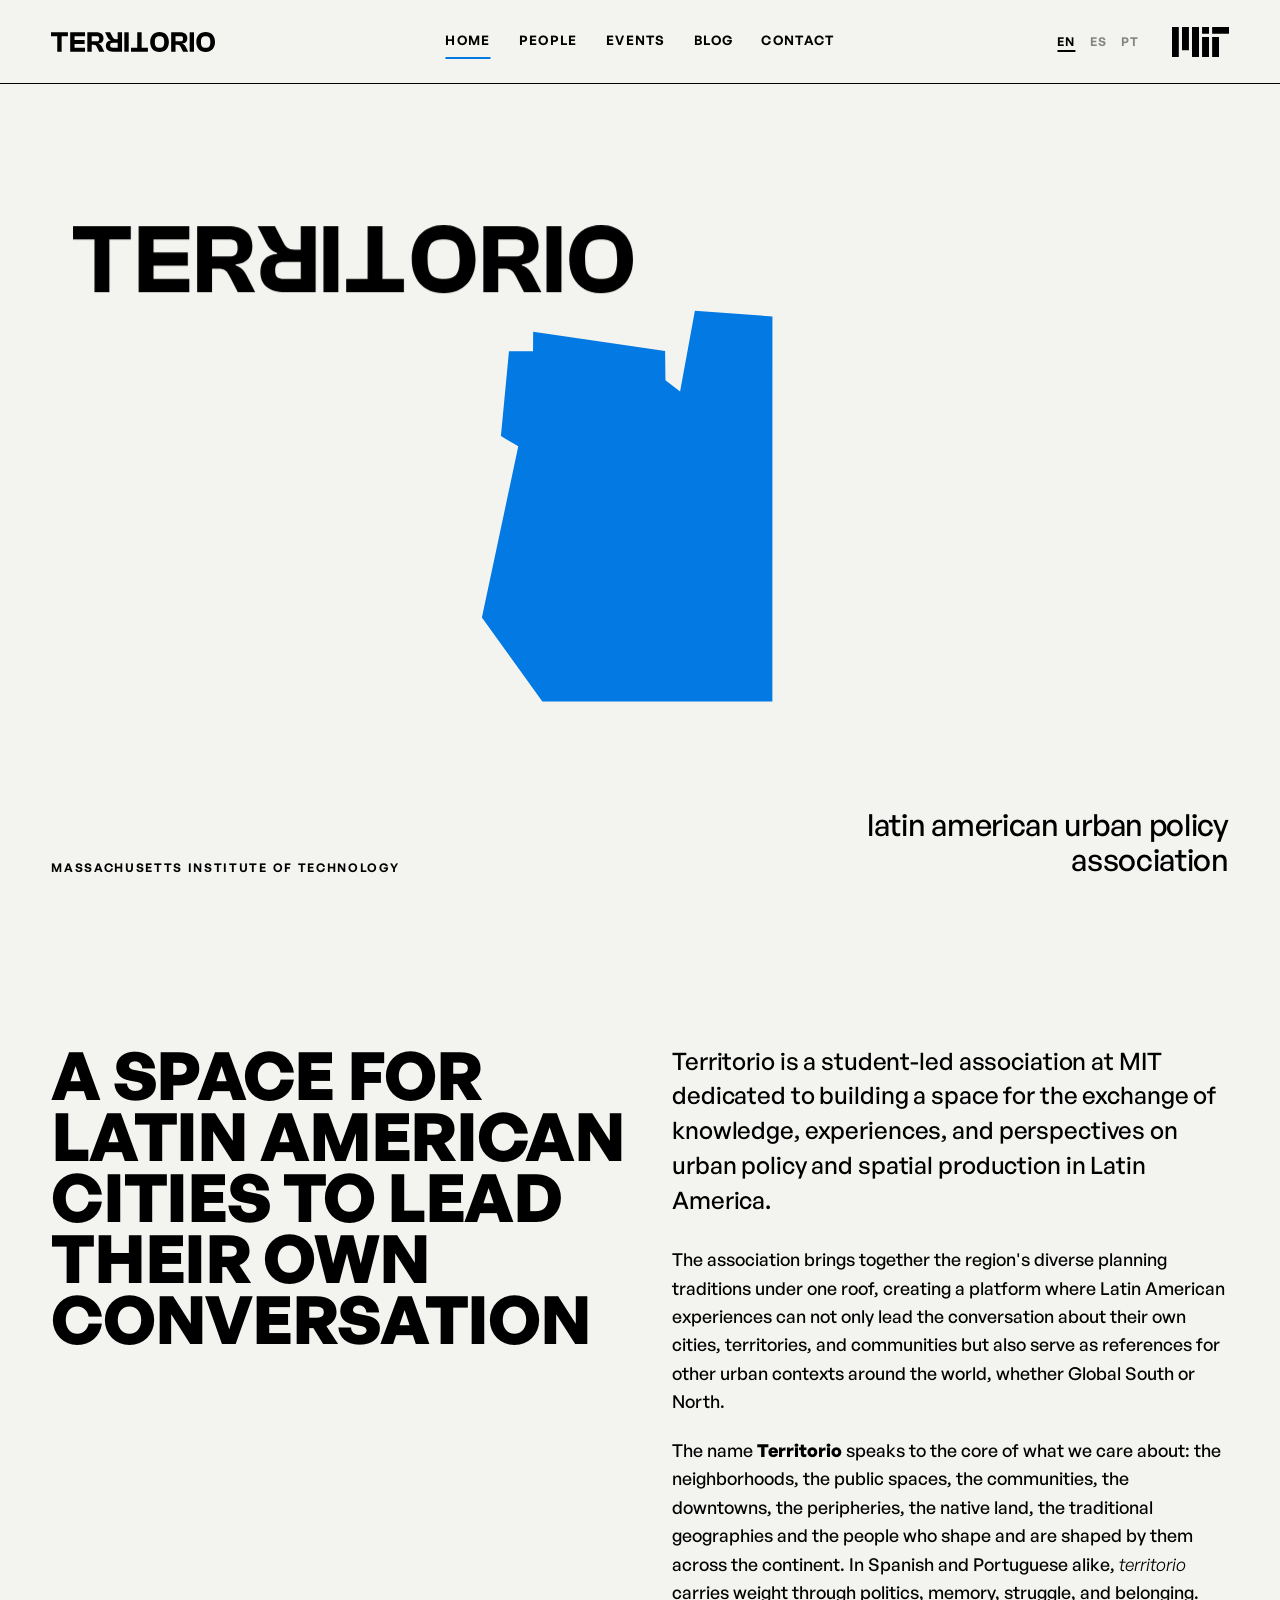
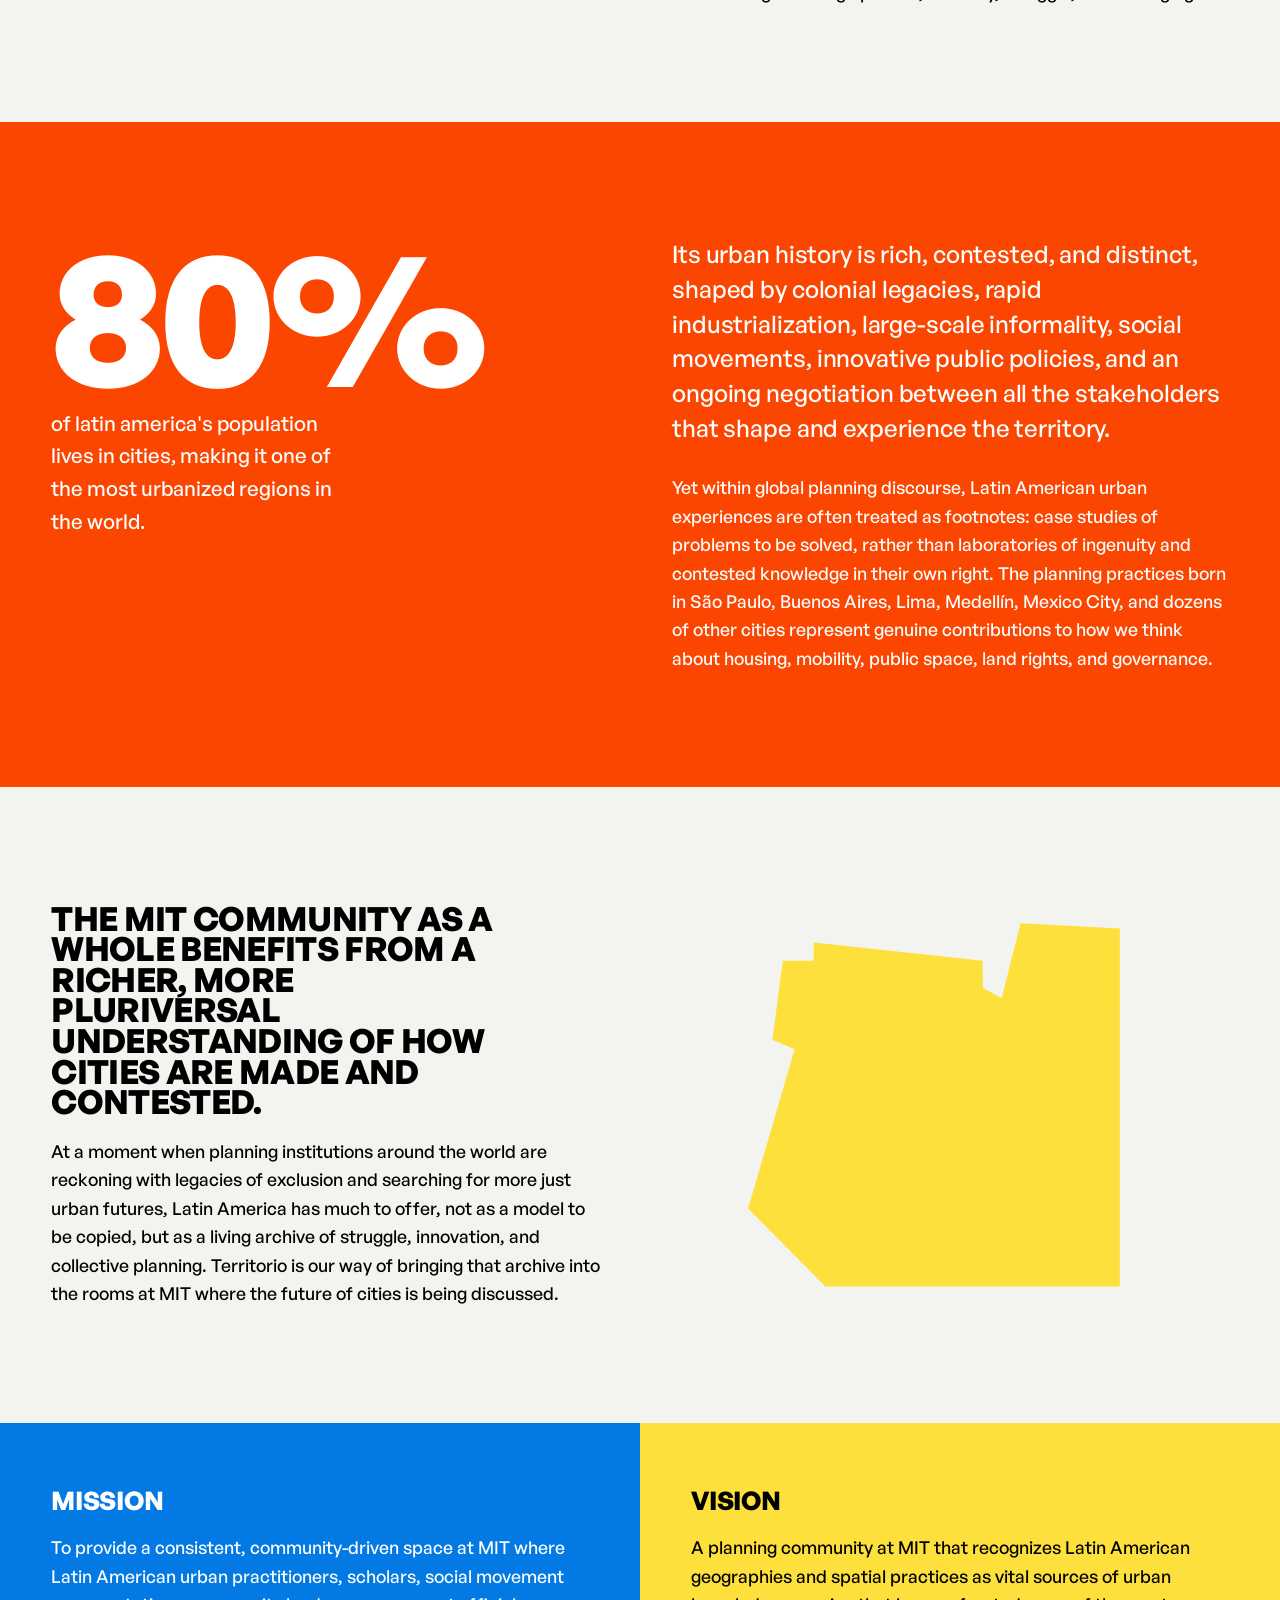
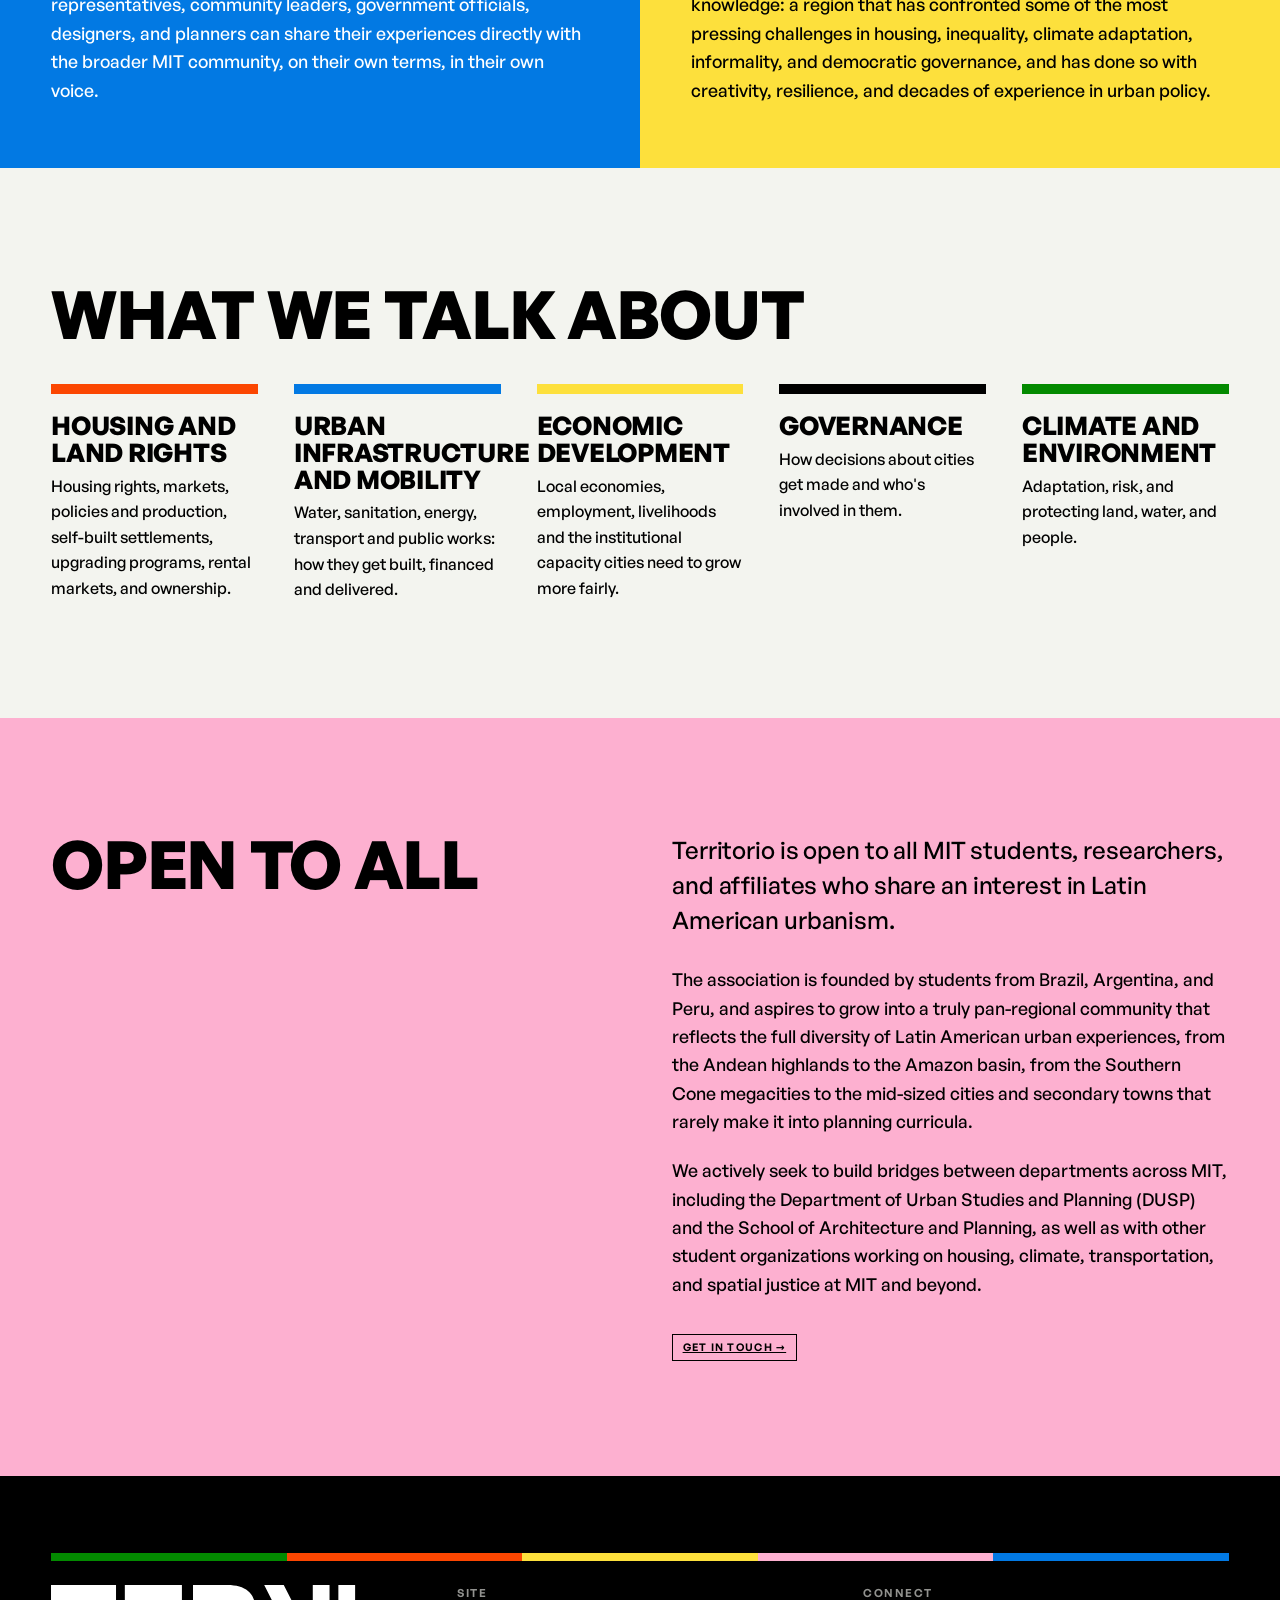
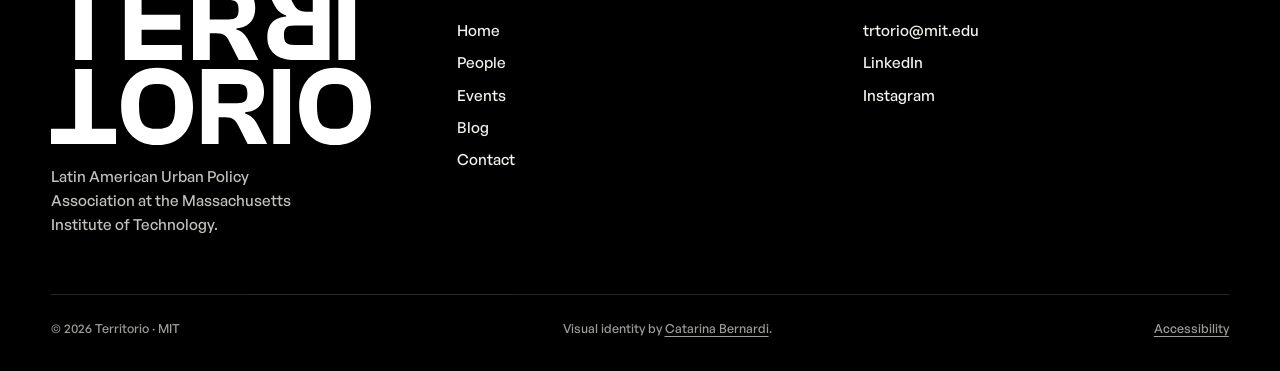
<file: index.html>
<!DOCTYPE html>

<html lang="en">
<head>
<meta charset="utf-8"/>
<meta content="width=device-width, initial-scale=1" name="viewport"/>
<title data-i18n="index.title">Territorio · Latin American Urban Policy Association at MIT</title>
<meta content="Territorio is a student-led association at MIT dedicated to the exchange of knowledge, experiences, and perspectives on urban policy and spatial production in Latin America." data-i18n="index.meta" data-i18n-attr="content" name="description"/>
<link href="assets/logo/icon.svg" rel="icon"/>
<link href="assets/css/site.css" rel="stylesheet"/>
</head>
<body>
<a class="skip" data-i18n="common.001" href="#main">Skip to content</a>
<header class="site-header">
<a aria-label="Territorio — home" class="brand" href="index.html">
<img alt="Territorio" class="mark-word" src="assets/logo/wordmark.svg"/><img alt="Territorio" class="mark-icon" src="assets/logo/icon.svg"/>
</a>
<nav aria-label="Main" class="main">
<a aria-current="page" data-i18n="common.002" href="index.html">Home</a>
<a data-i18n="common.003" href="people.html">People</a>
<a data-i18n="common.004" href="events.html">Events</a>
<a data-i18n="common.005" href="blog.html">Blog</a>
<a data-i18n="common.006" href="contact.html">Contact</a>
</nav>
<div aria-label="Language" class="langs" role="group"><button aria-pressed="true" data-lang-btn="en" type="button">EN</button><button aria-pressed="false" data-lang-btn="es" type="button">ES</button><button aria-pressed="false" data-lang-btn="pt" type="button">PT</button></div><a aria-label="Massachusetts Institute of Technology" class="mit-logo" href="https://www.mit.edu/" rel="noopener"><img alt="MIT" height="1440" src="assets/logo/mit.png" width="2720"/></a></header>
<main id="main">
<!-- HERO — brand layout system: mark top-left, shape at centre, subtitle bottom-right -->
<div class="hero" id="hero">
<div aria-hidden="true" class="hero__shape"><div class="shape shape--b" id="hero-shape" style="--accent:var(--orange)"></div></div>
<div class="hero__mark" id="hero-mark">
<img alt="Territorio" src="assets/logo/wordmark.svg"/>
</div>
<div class="hero__foot">
<p class="eyebrow" data-i18n="index.007" style="margin:0">Massachusetts Institute of Technology</p>
<p class="subtitle" data-i18n="index.008">latin american urban policy association</p>
</div>
</div>
<!-- WHAT IS TERRITORIO -->
<section class="wrap">
<div class="two">
<div>
<h2 class="section-title" data-i18n="index.010">A space for Latin American cities to lead their own conversation</h2>
</div>
<div class="measure">
<p class="lede" data-i18n="index.011">Territorio is a student-led association at MIT dedicated to building a space for the exchange of knowledge, experiences, and perspectives on urban policy and spatial production in Latin America.</p>
<p data-i18n="index.012">The association brings together the region's diverse planning traditions under one roof, creating a platform where Latin American experiences can not only lead the conversation about their own cities, territories, and communities but also serve as references for other urban contexts around the world, whether Global South or North.</p>
<p data-i18n="index.013">The name <strong>Territorio</strong> speaks to the core of what we care about: the neighborhoods, the public spaces, the communities, the downtowns, the peripheries, the native land, the traditional geographies and the people who shape and are shaped by them across the continent. In Spanish and Portuguese alike, <em>territorio</em> carries weight through politics, memory, struggle, and belonging.</p>
</div>
</div>
</section>
<!-- MOTIVATION -->
<section class="field wrap" style="--accent:var(--orange)">
<div class="two">
<div>
<p class="stat" data-i18n="index.015">80%</p>
<p class="stat-note" data-i18n="index.016">of Latin America's population lives in cities, making it one of the most urbanized regions in the world.</p>
</div>
<div class="measure">
<p class="lede" data-i18n="index.017">Its urban history is rich, contested, and distinct, shaped by colonial legacies, rapid industrialization, large-scale informality, social movements, innovative public policies, and an ongoing negotiation between all the stakeholders that shape and experience the territory.</p>
<p data-i18n="index.018">Yet within global planning discourse, Latin American urban experiences are often treated as footnotes: case studies of problems to be solved, rather than laboratories of ingenuity and contested knowledge in their own right. The planning practices born in São Paulo, Buenos Aires, Lima, Medellín, Mexico City, and dozens of other cities represent genuine contributions to how we think about housing, mobility, public space, land rights, and governance.</p>
</div>
</div>
</section>
<!-- A LIVING ARCHIVE -->
<section class="wrap">
<div class="two">
<div class="measure">
<h2 class="section-title section-title--sm" data-i18n="index.020">The MIT community as a whole benefits from a richer, more pluriversal understanding of how cities are made and contested.</h2>
<p data-i18n="index.021">At a moment when planning institutions around the world are reckoning with legacies of exclusion and searching for more just urban futures, Latin America has much to offer, not as a model to be copied, but as a living archive of struggle, innovation, and collective planning. Territorio is our way of bringing that archive into the rooms at MIT where the future of cities is being discussed.</p>
</div>
<div aria-hidden="true" style="align-self:stretch;display:flex;align-items:stretch"><div class="shape shape--c" style="--accent:var(--yellow);width:auto;flex:1;aspect-ratio:auto"></div></div>
</div>
</section>
<!-- MISSION & VISION -->
<div class="two" style="gap:0">
<div class="field" style="--accent:var(--blue);padding:clamp(2.25rem,5vw,4.5rem) var(--gut)">
<h3 data-i18n="index.023">Mission</h3>
<p data-i18n="index.024" style="margin-top:1.25rem">To provide a consistent, community-driven space at MIT where Latin American urban practitioners, scholars, social movement representatives, community leaders, government officials, designers, and planners can share their experiences directly with the broader MIT community, on their own terms, in their own voice.</p>
</div>
<div class="field field--ink" style="--accent:var(--yellow);padding:clamp(2.25rem,5vw,4.5rem) var(--gut)">
<h3 data-i18n="index.025">Vision</h3>
<p data-i18n="index.026" style="margin-top:1.25rem">A planning community at MIT that recognizes Latin American geographies and spatial practices as vital sources of urban knowledge: a region that has confronted some of the most pressing challenges in housing, inequality, climate adaptation, informality, and democratic governance, and has done so with creativity, resilience, and decades of experience in urban policy.</p>
</div>
</div>
<!-- WHAT WE TALK ABOUT -->
<section class="wrap">
<h2 class="section-title" data-i18n="index.027">What we talk about</h2>
<div class="pillars"><div class="pillar"><div class="pillar__bar" style="background:var(--orange)"></div><h3 data-i18n="index.050">Housing and land rights</h3><p data-i18n="index.051">Housing rights, markets, policies and production, self-built settlements, upgrading programs, rental markets, and ownership.</p></div><div class="pillar"><div class="pillar__bar" style="background:var(--blue)"></div><h3 data-i18n="index.052">Urban infrastructure and mobility</h3><p data-i18n="index.053">Water, sanitation, energy, transport and public works: how they get built, financed and delivered.</p></div><div class="pillar"><div class="pillar__bar" style="background:var(--yellow)"></div><h3 data-i18n="index.054">Economic development</h3><p data-i18n="index.055">Local economies, employment, livelihoods and the institutional capacity cities need to grow more fairly.</p></div><div class="pillar"><div class="pillar__bar" style="background:var(--ink)"></div><h3 data-i18n="index.056">Governance</h3><p data-i18n="index.057">How decisions about cities get made and who's involved in them.</p></div><div class="pillar"><div class="pillar__bar" style="background:var(--green)"></div><h3 data-i18n="index.058">Climate and environment</h3><p data-i18n="index.059">Adaptation, risk, and protecting land, water, and people.</p></div></div>
</section>
<!-- COMMUNITY -->
<section class="field wrap field--ink" style="--accent:var(--pink)">
<div class="two">
<div>
<h2 class="section-title" data-i18n="index.041">Open to all</h2>
</div>
<div class="measure">
<p class="lede" data-i18n="index.042">Territorio is open to all MIT students, researchers, and affiliates who share an interest in Latin American urbanism.</p>
<p data-i18n="index.043">The association is founded by students from Brazil, Argentina, and Peru, and aspires to grow into a truly pan-regional community that reflects the full diversity of Latin American urban experiences, from the Andean highlands to the Amazon basin, from the Southern Cone megacities to the mid-sized cities and secondary towns that rarely make it into planning curricula.</p>
<p data-i18n="index.044">We actively seek to build bridges between departments across MIT, including the Department of Urban Studies and Planning (DUSP) and the School of Architecture and Planning, as well as with other student organizations working on housing, climate, transportation, and spatial justice at MIT and beyond.</p>
<p style="margin-top:2rem"><a class="tag" data-i18n="index.045" href="contact.html" style="border-color:var(--ink)">Get in touch →</a></p>
</div>
</div>
</section>
</main>
<footer class="site-footer">
<div aria-hidden="true" class="colorbar">
<span style="background:var(--green)"></span>
<span style="background:var(--orange)"></span>
<span style="background:var(--yellow)"></span>
<span style="background:var(--pink)"></span>
<span style="background:var(--blue)"></span>
</div>
<div class="footer-grid">
<div>
<div class="mark"><img alt="Territorio" src="assets/logo/stacked.svg" style="filter:invert(1)"/></div>
<p data-i18n="common.007" style="font-size:.95rem;max-width:30ch;opacity:.8">Latin American Urban Policy Association at the Massachusetts Institute of Technology.</p>
</div>
<div>
<p class="footer-h" data-i18n="common.008">Site</p>
<ul class="footer-list">
<li><a data-i18n="common.002" href="index.html">Home</a></li>
<li><a data-i18n="common.003" href="people.html">People</a></li>
<li><a data-i18n="common.004" href="events.html">Events</a></li>
<li><a data-i18n="common.005" href="blog.html">Blog</a></li>
<li><a data-i18n="common.006" href="contact.html">Contact</a></li>
</ul>
</div>
<div>
<p class="footer-h" data-i18n="common.009">Connect</p>
<ul class="footer-list">
<li><a data-i18n="common.010" href="mailto:trtorio@mit.edu">trtorio@mit.edu</a></li>
<li><a data-i18n="common.011" href="https://www.linkedin.com/company/territorio-mit" rel="noopener">LinkedIn</a></li>
<li><a data-i18n="common.012" href="https://www.instagram.com/territoriomit/" rel="noopener">Instagram</a></li>
</ul>
</div>
</div>
<div class="footer-legal">
<span>© <span data-i18n="common.013" id="yr">2026</span> Territorio · MIT</span><span data-i18n="common.018">Visual identity by <a href="https://www.figma.com/proto/mM1cHq479jdKp7asJm2lib/Catarina-Bernardi-s-Portfolio-2026?node-id=1-2&amp;viewport=45%2C179%2C0.09&amp;t=VkKezmYG2s2Oac7M-1&amp;scaling=contain&amp;content-scaling=fixed&amp;page-id=0%3A1" rel="noopener" style="text-decoration:underline;text-underline-offset:3px">Catarina Bernardi</a>.</span>
<span data-i18n="common.014"><a href="https://accessibility.mit.edu/" rel="noopener">Accessibility</a></span>
</div>
</footer>
<script>document.getElementById('yr').textContent=new Date().getFullYear();</script>
<script src="assets/js/content.js"></script><script src="assets/js/i18n.js"></script><script src="assets/js/hero.js"></script></body>
</html>
</file>
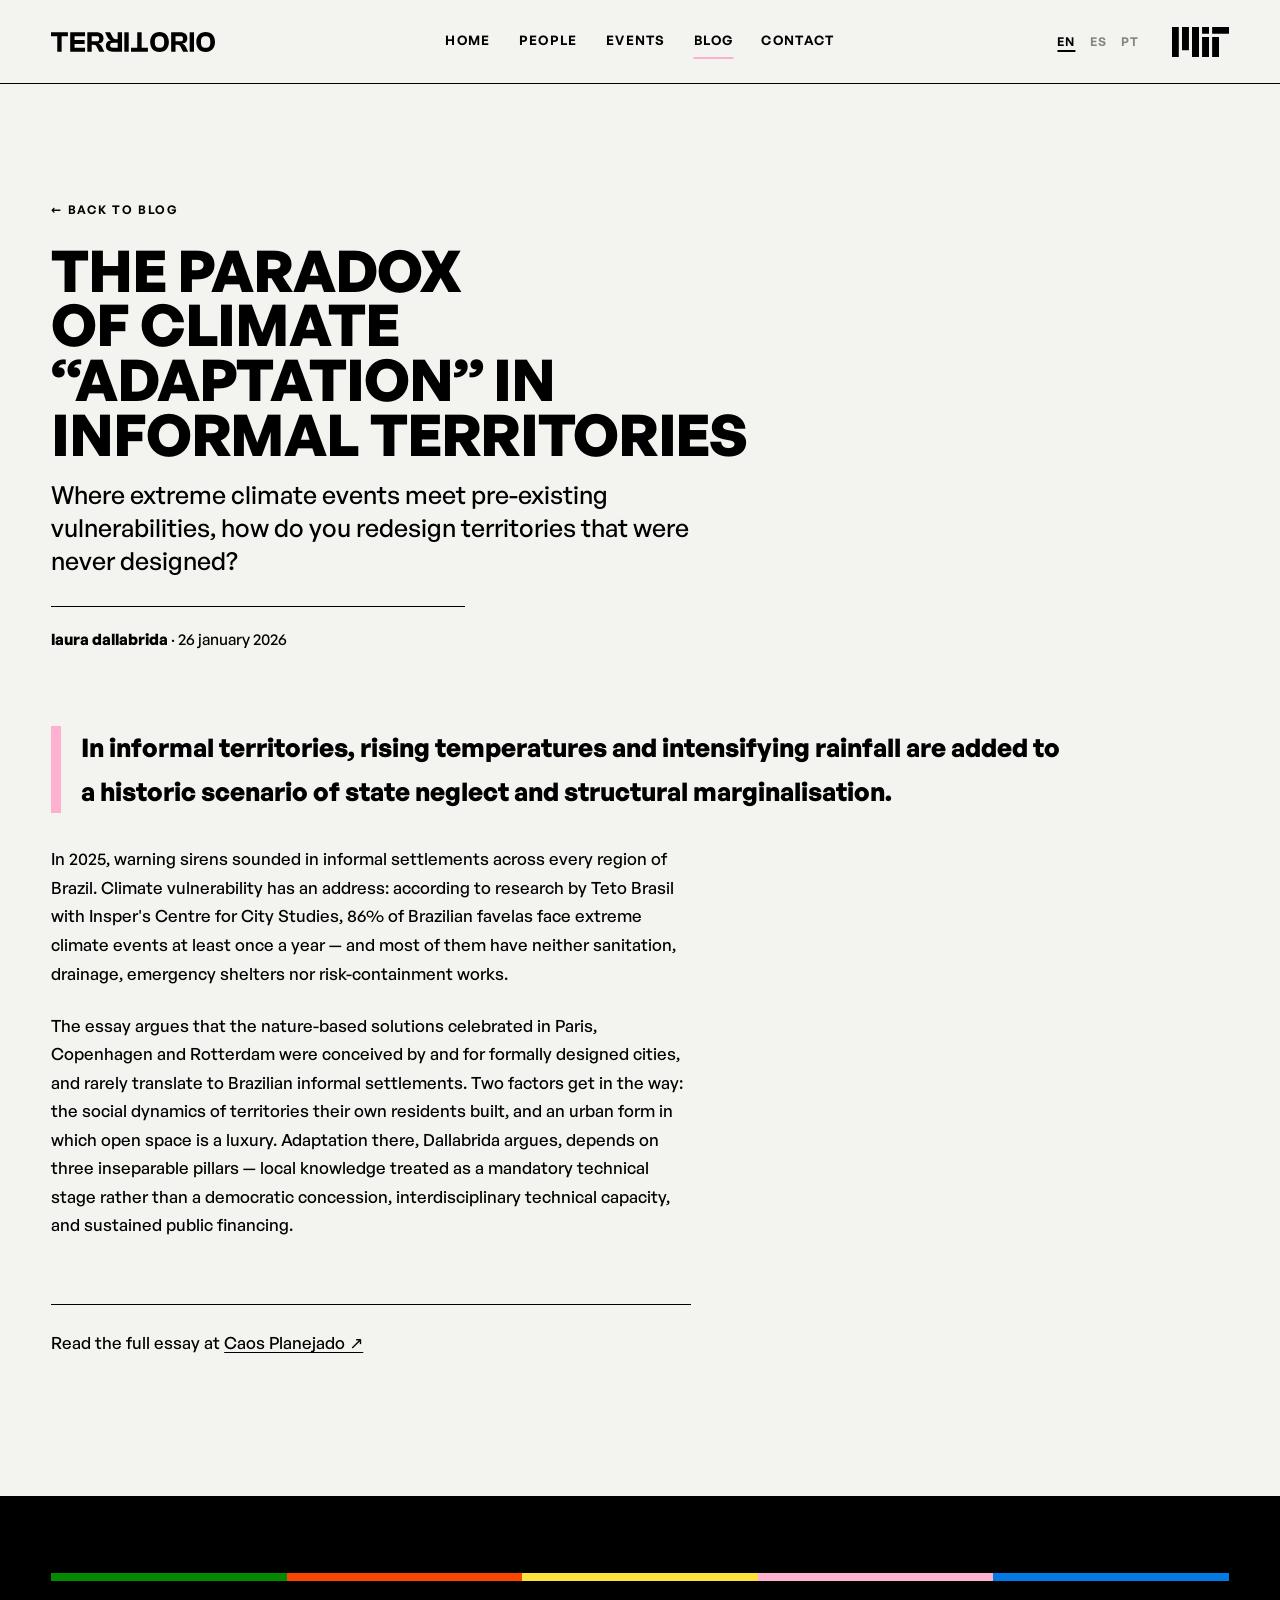
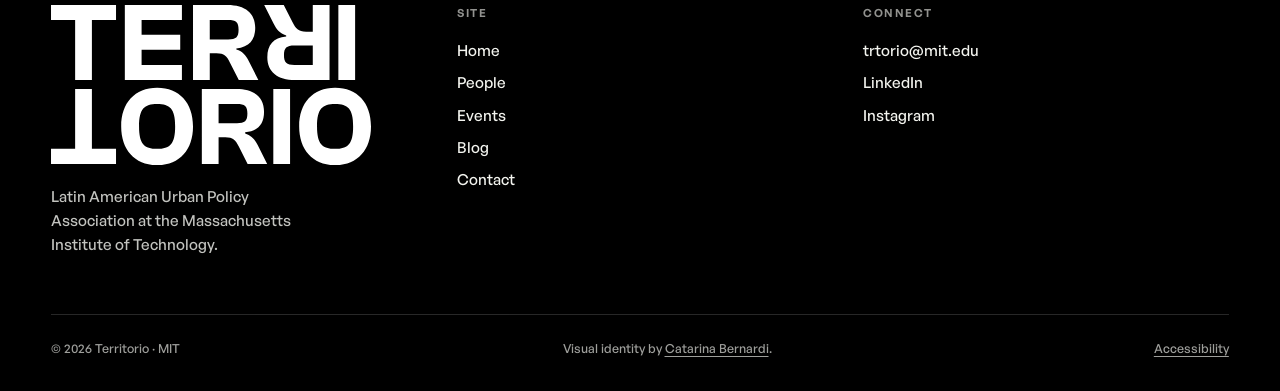
<file: article-adaptacao-climatica.html>
<!DOCTYPE html>

<html lang="en">
<head>
<meta charset="utf-8"/>
<meta content="width=device-width, initial-scale=1" name="viewport"/>
<title data-i18n="art.title">The paradox of climate adaptation · Territorio</title>
<meta content="Where extreme climate events meet pre-existing vulnerabilities, how do you redesign territories that were never designed? An essay by Laura Dallabrida." data-i18n="art.meta" data-i18n-attr="content" name="description"/>
<link href="assets/logo/icon.svg" rel="icon"/>
<link href="assets/css/site.css" rel="stylesheet"/>
<style>:root{--accent:var(--pink)}</style>
</head>
<body>
<a class="skip" data-i18n="common.001" href="#main">Skip to content</a>
<header class="site-header">
<a aria-label="Territorio, home" class="brand" href="index.html"><img alt="Territorio" class="mark-word" src="assets/logo/wordmark.svg"/><img alt="Territorio" class="mark-icon" src="assets/logo/icon.svg"/></a>
<nav aria-label="Main" class="main">
<a data-i18n="common.002" href="index.html">Home</a>
<a data-i18n="common.003" href="people.html">People</a>
<a data-i18n="common.004" href="events.html">Events</a>
<a aria-current="page" data-i18n="common.005" href="blog.html">Blog</a>
<a data-i18n="common.006" href="contact.html">Contact</a>
</nav>
<div aria-label="Language" class="langs" role="group"><button aria-pressed="true" data-lang-btn="en" type="button">EN</button><button aria-pressed="false" data-lang-btn="es" type="button">ES</button><button aria-pressed="false" data-lang-btn="pt" type="button">PT</button></div><a aria-label="Massachusetts Institute of Technology" class="mit-logo" href="https://www.mit.edu/" rel="noopener"><img alt="MIT" height="1440" src="assets/logo/mit.png" width="2720"/></a></header>
<main id="main">
<article class="article">
<section class="wrap" style="padding-bottom:clamp(1.5rem,3vw,2.5rem)">
<p class="eyebrow"><a data-i18n="art.031" href="blog.html" style="text-decoration:none">← Back to blog</a></p>
<h1 class="article__title" data-i18n="art.001">The paradox of climate “adaptation” in informal territories</h1>
<p class="article__standfirst" data-i18n="art.002">Where extreme climate events meet pre-existing vulnerabilities, how do you redesign territories that were never designed?</p>
<p class="article__byline">
<strong data-i18n="art.003">Laura Dallabrida</strong>
<span aria-hidden="true"> · </span><span data-i18n="art.004">26 January 2026</span>
</p>
</section>
<section class="wrap article__body" style="padding-top:0">
<!-- TODO Laura: paste the full text of the essay in here, one <p data-i18n="art.0NN"> per
     paragraph, and add the matching es/pt strings to assets/js/content.js.
     Keeping only the opening and a link out until you've confirmed republication
     with Caos Planejado. -->
<p class="article__lead" data-i18n="art.006">In informal territories, rising temperatures and intensifying rainfall are added to a historic scenario of state neglect and structural marginalisation.</p>
<p data-i18n="art.005">In 2025, warning sirens sounded in informal settlements across every region of Brazil. Climate vulnerability has an address: according to research by Teto Brasil with Insper's Centre for City Studies, 86% of Brazilian favelas face extreme climate events at least once a year — and most of them have neither sanitation, drainage, emergency shelters nor risk-containment works.</p>
<p data-i18n="art.032">The essay argues that the nature-based solutions celebrated in Paris, Copenhagen and Rotterdam were conceived by and for formally designed cities, and rarely translate to Brazilian informal settlements. Two factors get in the way: the social dynamics of territories their own residents built, and an urban form in which open space is a luxury. Adaptation there, Dallabrida argues, depends on three inseparable pillars — local knowledge treated as a mandatory technical stage rather than a democratic concession, interdisciplinary technical capacity, and sustained public financing.</p>
<p class="article__source" data-i18n="art.030">Read the full essay at <a href="https://caosplanejado.com/o-paradoxo-da-adaptacao-climatica-em-territorios-informais/" rel="noopener">Caos Planejado ↗</a></p>
</section>
</article>
</main>
<footer class="site-footer">
<div aria-hidden="true" class="colorbar">
<span style="background:var(--green)"></span><span style="background:var(--orange)"></span><span style="background:var(--yellow)"></span><span style="background:var(--pink)"></span><span style="background:var(--blue)"></span>
</div>
<div class="footer-grid">
<div>
<div class="mark"><img alt="Territorio" src="assets/logo/stacked.svg" style="filter:invert(1)"/></div>
<p data-i18n="common.007" style="font-size:.95rem;max-width:30ch;opacity:.8">Latin American Urban Policy Association at the Massachusetts Institute of Technology.</p>
</div>
<div><p class="footer-h" data-i18n="common.008">Site</p>
<ul class="footer-list"><li><a data-i18n="common.002" href="index.html">Home</a></li><li><a data-i18n="common.003" href="people.html">People</a></li><li><a data-i18n="common.004" href="events.html">Events</a></li><li><a data-i18n="common.005" href="blog.html">Blog</a></li><li><a data-i18n="common.006" href="contact.html">Contact</a></li></ul>
</div>
<div><p class="footer-h" data-i18n="common.009">Connect</p>
<ul class="footer-list"><li><a data-i18n="common.010" href="mailto:trtorio@mit.edu">trtorio@mit.edu</a></li><li><a data-i18n="common.011" href="https://www.linkedin.com/company/territorio-mit" rel="noopener">LinkedIn</a></li><li><a data-i18n="common.012" href="https://www.instagram.com/territoriomit/" rel="noopener">Instagram</a></li></ul>
</div>
</div>
<div class="footer-legal">
<span>© <span data-i18n="common.013" id="yr">2026</span> Territorio · MIT</span><span data-i18n="common.018">Visual identity by <a href="https://www.figma.com/proto/mM1cHq479jdKp7asJm2lib/Catarina-Bernardi-s-Portfolio-2026?node-id=1-2&amp;viewport=45%2C179%2C0.09&amp;t=VkKezmYG2s2Oac7M-1&amp;scaling=contain&amp;content-scaling=fixed&amp;page-id=0%3A1" rel="noopener" style="text-decoration:underline;text-underline-offset:3px">Catarina Bernardi</a>.</span>
<span data-i18n="common.014"><a href="https://accessibility.mit.edu/" rel="noopener">Accessibility</a></span>
</div>
</footer>
<script>document.getElementById('yr').textContent=new Date().getFullYear();</script>
<script src="assets/js/content.js"></script><script src="assets/js/i18n.js"></script></body>
</html>
</file>
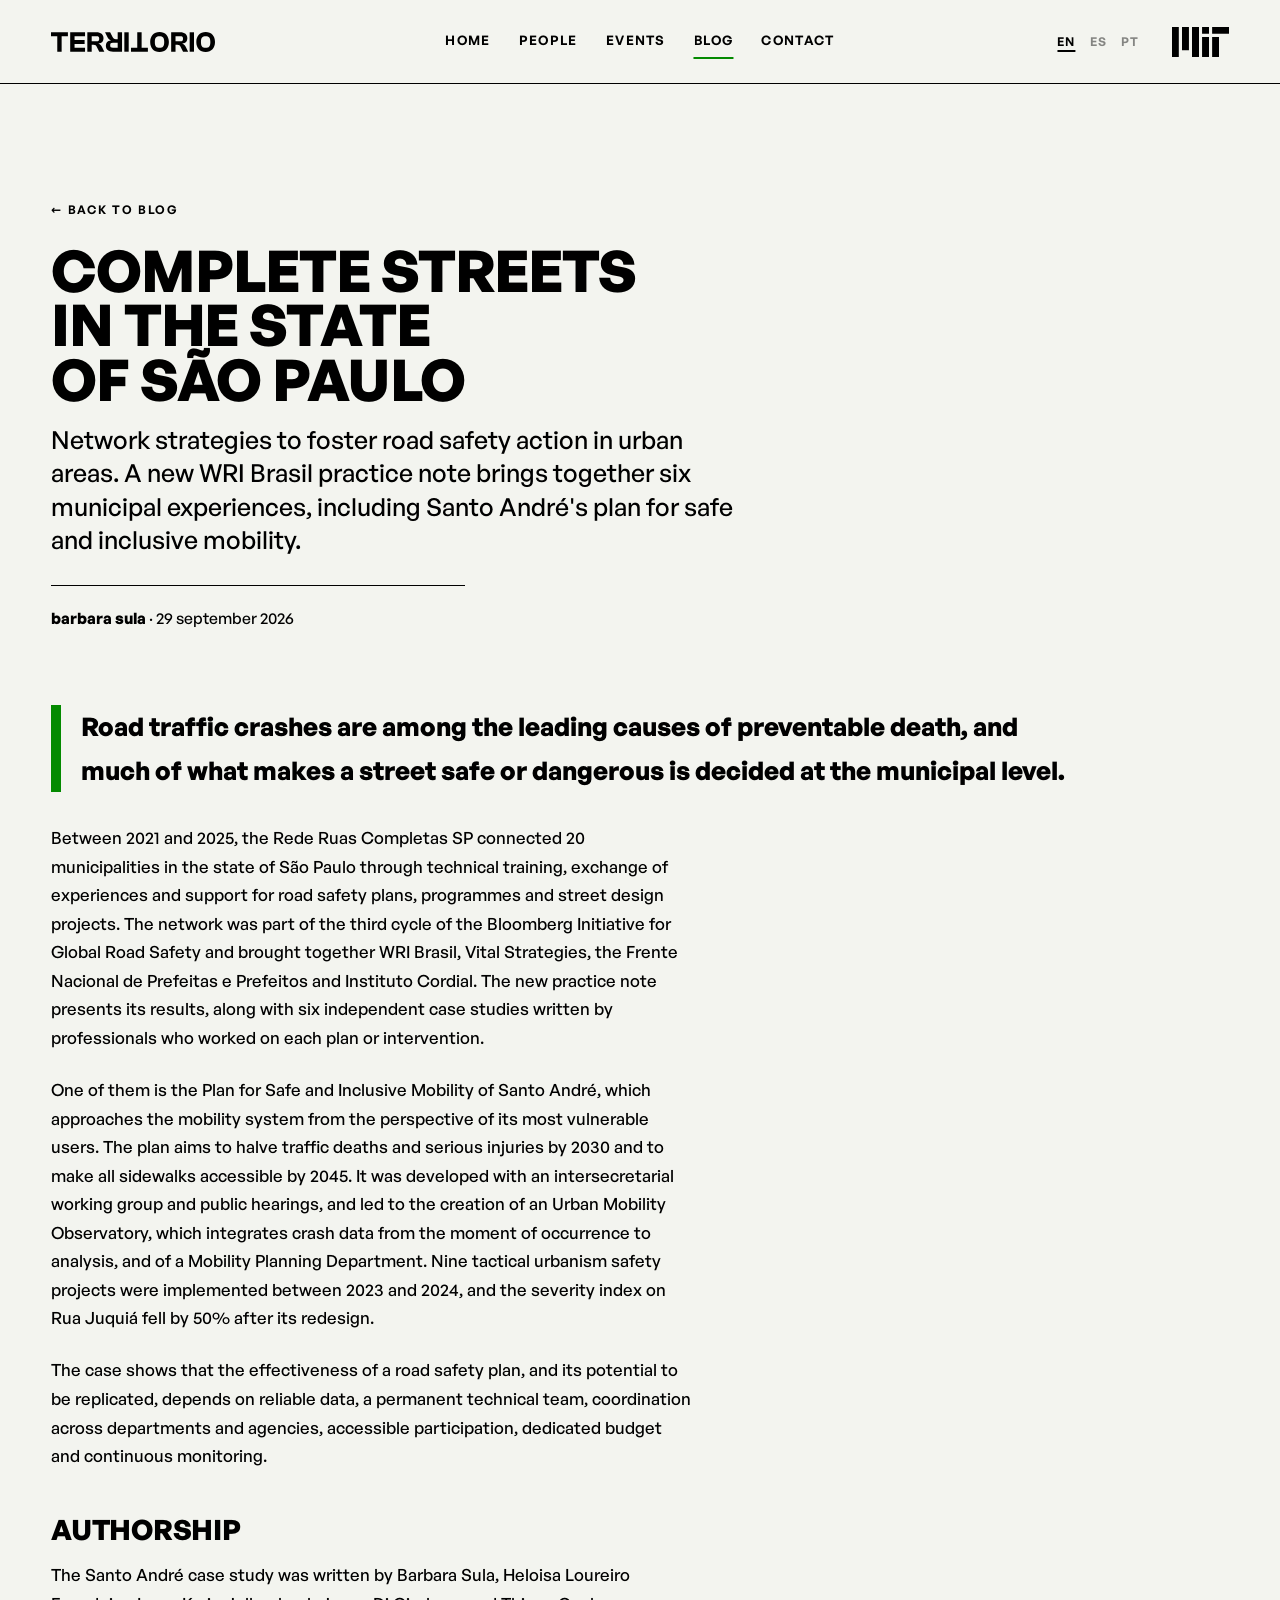
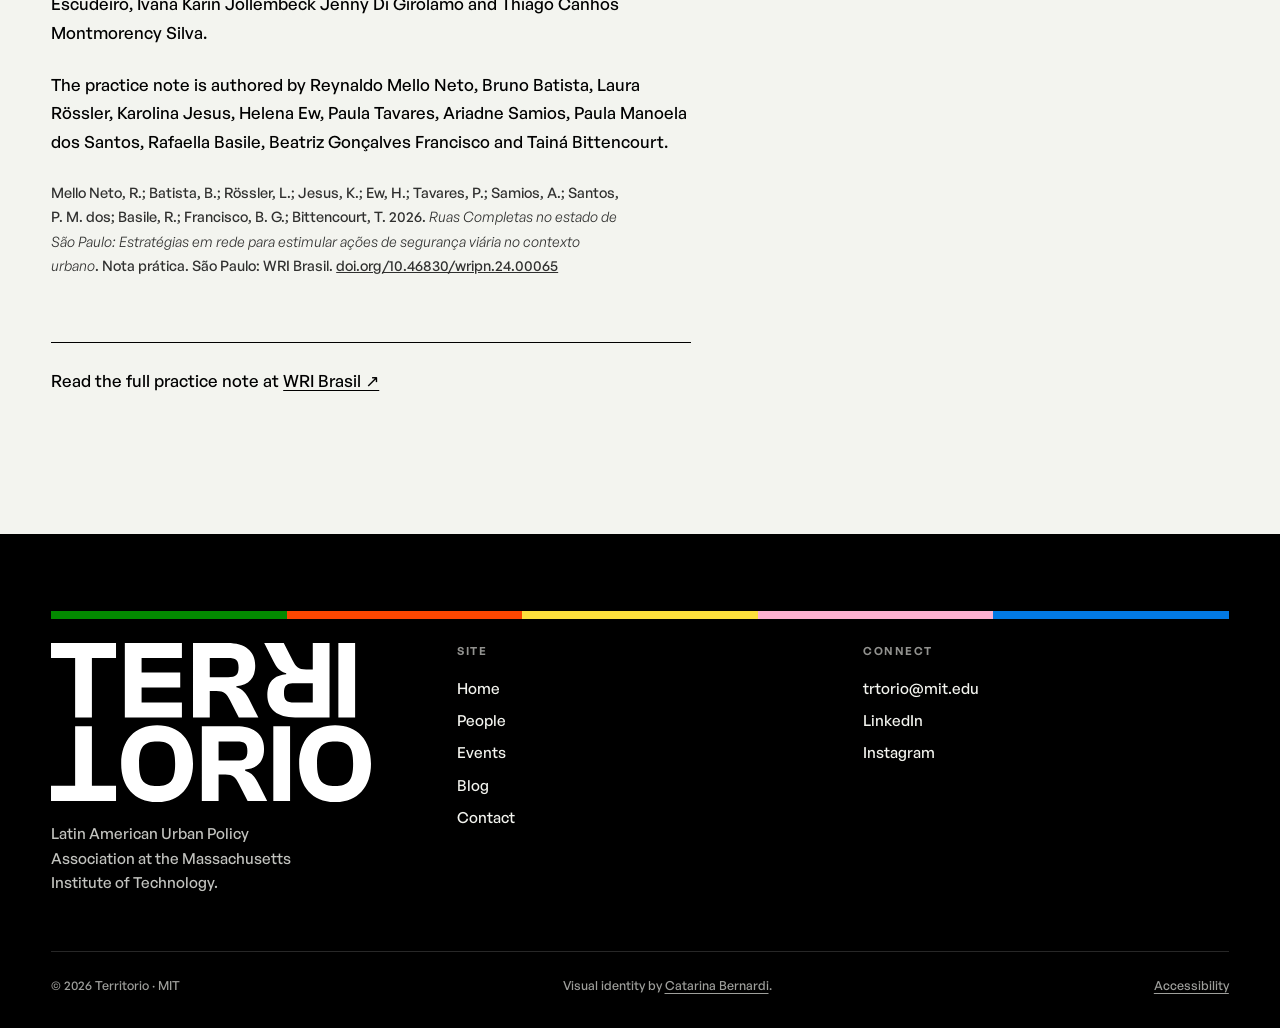
<file: article-ruas-completas-sp.html>
<!DOCTYPE html>

<html lang="en">
<head>
<meta charset="utf-8"/>
<meta content="width=device-width, initial-scale=1" name="viewport"/>
<title data-i18n="rc.title">Complete Streets in the state of São Paulo · Territorio</title>
<meta content="A new WRI Brasil practice note brings together six municipal road safety experiences in São Paulo, including the Santo André case study by Barbara Sula and co-authors." data-i18n="rc.meta" data-i18n-attr="content" name="description"/>
<link href="assets/logo/icon.svg" rel="icon"/>
<link href="assets/css/site.css" rel="stylesheet"/>
<style>:root{--accent:var(--green)}</style>
</head>
<body>
<a class="skip" data-i18n="common.001" href="#main">Skip to content</a>
<header class="site-header">
<a aria-label="Territorio, home" class="brand" href="index.html"><img alt="Territorio" class="mark-word" src="assets/logo/wordmark.svg"/><img alt="Territorio" class="mark-icon" src="assets/logo/icon.svg"/></a>
<nav aria-label="Main" class="main">
<a data-i18n="common.002" href="index.html">Home</a>
<a data-i18n="common.003" href="people.html">People</a>
<a data-i18n="common.004" href="events.html">Events</a>
<a aria-current="page" data-i18n="common.005" href="blog.html">Blog</a>
<a data-i18n="common.006" href="contact.html">Contact</a>
</nav>
<div aria-label="Language" class="langs" role="group"><button aria-pressed="true" data-lang-btn="en" type="button">EN</button><button aria-pressed="false" data-lang-btn="es" type="button">ES</button><button aria-pressed="false" data-lang-btn="pt" type="button">PT</button></div><a aria-label="Massachusetts Institute of Technology" class="mit-logo" href="https://www.mit.edu/" rel="noopener"><img alt="MIT" height="1440" src="assets/logo/mit.png" width="2720"/></a></header>
<main id="main">
<article class="article">
<section class="wrap" style="padding-bottom:clamp(1.5rem,3vw,2.5rem)">
<p class="eyebrow"><a data-i18n="art.031" href="blog.html" style="text-decoration:none">← Back to blog</a></p>
<h1 class="article__title" data-i18n="rc.001">Complete Streets in the state of São Paulo</h1>
<p class="article__standfirst" data-i18n="rc.002">Network strategies to foster road safety action in urban areas. A new WRI Brasil practice note brings together six municipal experiences, including Santo André's plan for safe and inclusive mobility.</p>
<p class="article__byline">
<strong data-i18n="rc.003">Barbara Sula</strong>
<span aria-hidden="true"> · </span><span data-i18n="rc.004">29 September 2026</span>
</p>
</section>
<section class="wrap article__body" style="padding-top:0">
<p class="article__lead" data-i18n="rc.005">Road traffic crashes are among the leading causes of preventable death, and much of what makes a street safe or dangerous is decided at the municipal level.</p>
<p data-i18n="rc.006">Between 2021 and 2025, the Rede Ruas Completas SP connected 20 municipalities in the state of São Paulo through technical training, exchange of experiences and support for road safety plans, programmes and street design projects. The network was part of the third cycle of the Bloomberg Initiative for Global Road Safety and brought together WRI Brasil, Vital Strategies, the Frente Nacional de Prefeitas e Prefeitos and Instituto Cordial. The new practice note presents its results, along with six independent case studies written by professionals who worked on each plan or intervention.</p>
<p data-i18n="rc.007">One of them is the Plan for Safe and Inclusive Mobility of Santo André, which approaches the mobility system from the perspective of its most vulnerable users. The plan aims to halve traffic deaths and serious injuries by 2030 and to make all sidewalks accessible by 2045. It was developed with an intersecretarial working group and public hearings, and led to the creation of an Urban Mobility Observatory, which integrates crash data from the moment of occurrence to analysis, and of a Mobility Planning Department. Nine tactical urbanism safety projects were implemented between 2023 and 2024, and the severity index on Rua Juquiá fell by 50% after its redesign.</p>
<p data-i18n="rc.008">The case shows that the effectiveness of a road safety plan, and its potential to be replicated, depends on reliable data, a permanent technical team, coordination across departments and agencies, accessible participation, dedicated budget and continuous monitoring.</p>
<h2 class="article__h" data-i18n="rc.009">Authorship</h2>
<p data-i18n="rc.010">The Santo André case study was written by Barbara Sula, Heloisa Loureiro Escudeiro, Ivana Karin Jollembeck Jenny Di Girolamo and Thiago Canhos Montmorency Silva.</p>
<p data-i18n="rc.011">The practice note is authored by Reynaldo Mello Neto, Bruno Batista, Laura Rössler, Karolina Jesus, Helena Ew, Paula Tavares, Ariadne Samios, Paula Manoela dos Santos, Rafaella Basile, Beatriz Gonçalves Francisco and Tainá Bittencourt.</p>
<p data-i18n="rc.012" style="font-size:.9rem;opacity:.8">Mello Neto, R.; Batista, B.; Rössler, L.; Jesus, K.; Ew, H.; Tavares, P.; Samios, A.; Santos, P. M. dos; Basile, R.; Francisco, B. G.; Bittencourt, T. 2026. <em>Ruas Completas no estado de São Paulo: Estratégias em rede para estimular ações de segurança viária no contexto urbano</em>. Nota prática. São Paulo: WRI Brasil. <a href="https://doi.org/10.46830/wripn.24.00065" rel="noopener">doi.org/10.46830/wripn.24.00065</a></p>
<p class="article__source" data-i18n="rc.013">Read the full practice note at <a href="https://www.wribrasil.org.br/publicacoes/ruas-completas-estado-sao-paulo" rel="noopener">WRI Brasil ↗</a></p>
</section>
</article>
</main>
<footer class="site-footer">
<div aria-hidden="true" class="colorbar">
<span style="background:var(--green)"></span><span style="background:var(--orange)"></span><span style="background:var(--yellow)"></span><span style="background:var(--pink)"></span><span style="background:var(--blue)"></span>
</div>
<div class="footer-grid">
<div>
<div class="mark"><img alt="Territorio" src="assets/logo/stacked.svg" style="filter:invert(1)"/></div>
<p data-i18n="common.007" style="font-size:.95rem;max-width:30ch;opacity:.8">Latin American Urban Policy Association at the Massachusetts Institute of Technology.</p>
</div>
<div><p class="footer-h" data-i18n="common.008">Site</p>
<ul class="footer-list"><li><a data-i18n="common.002" href="index.html">Home</a></li><li><a data-i18n="common.003" href="people.html">People</a></li><li><a data-i18n="common.004" href="events.html">Events</a></li><li><a data-i18n="common.005" href="blog.html">Blog</a></li><li><a data-i18n="common.006" href="contact.html">Contact</a></li></ul>
</div>
<div><p class="footer-h" data-i18n="common.009">Connect</p>
<ul class="footer-list"><li><a data-i18n="common.010" href="mailto:trtorio@mit.edu">trtorio@mit.edu</a></li><li><a data-i18n="common.011" href="https://www.linkedin.com/company/territorio-mit" rel="noopener">LinkedIn</a></li><li><a data-i18n="common.012" href="https://www.instagram.com/territoriomit/" rel="noopener">Instagram</a></li></ul>
</div>
</div>
<div class="footer-legal">
<span>© <span data-i18n="common.013" id="yr">2026</span> Territorio · MIT</span><span data-i18n="common.018">Visual identity by <a href="https://www.figma.com/proto/mM1cHq479jdKp7asJm2lib/Catarina-Bernardi-s-Portfolio-2026?node-id=1-2&amp;viewport=45%2C179%2C0.09&amp;t=VkKezmYG2s2Oac7M-1&amp;scaling=contain&amp;content-scaling=fixed&amp;page-id=0%3A1" rel="noopener" style="text-decoration:underline;text-underline-offset:3px">Catarina Bernardi</a>.</span>
<span data-i18n="common.014"><a href="https://accessibility.mit.edu/" rel="noopener">Accessibility</a></span>
</div>
</footer>
<script>document.getElementById('yr').textContent=new Date().getFullYear();</script>
<script src="assets/js/content.js"></script><script src="assets/js/i18n.js"></script></body>
</html>
</file>
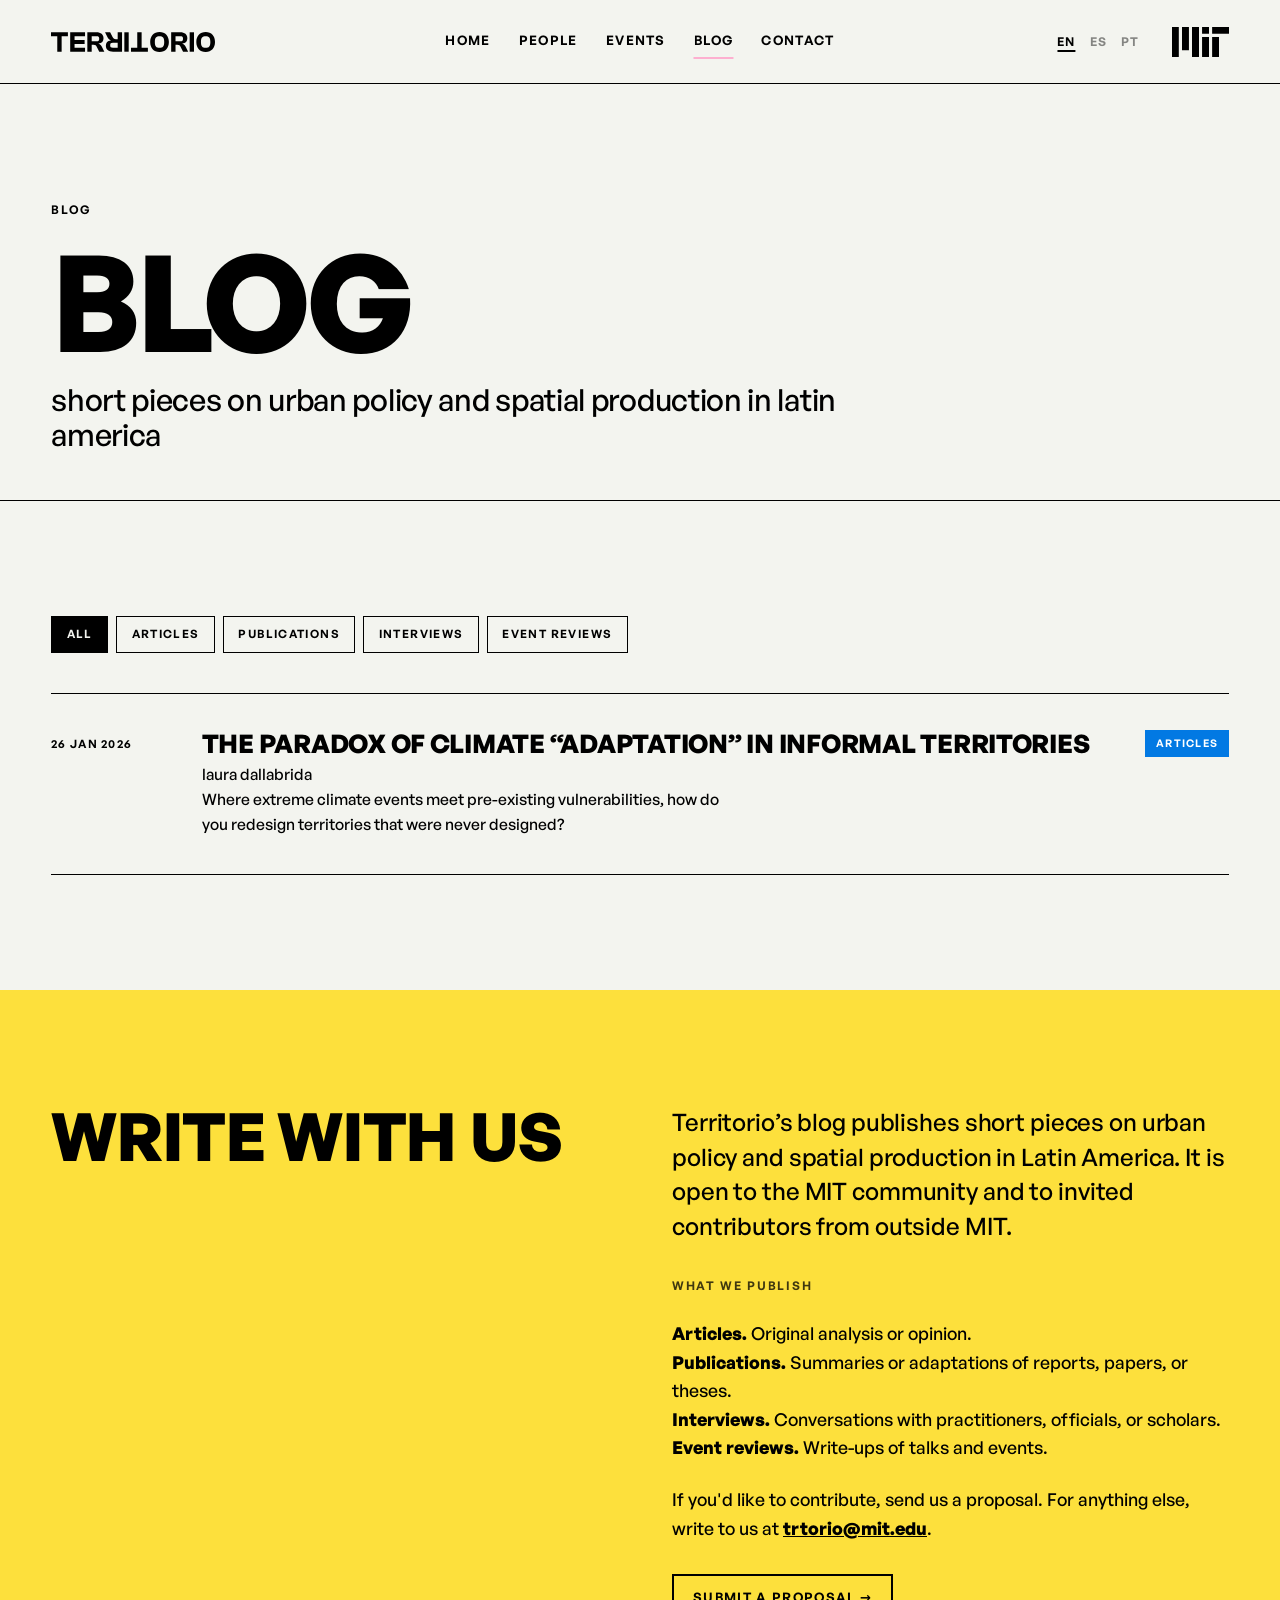
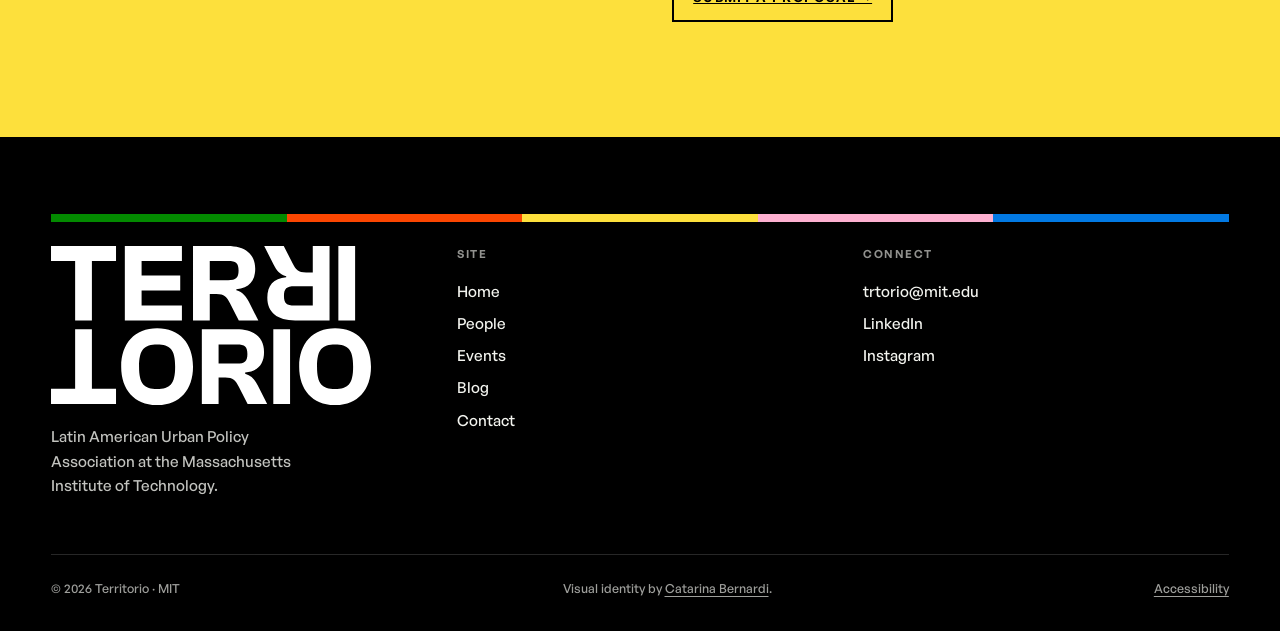
<file: blog.html>
<!DOCTYPE html>

<html lang="en">
<head>
<meta charset="utf-8"/>
<meta content="width=device-width, initial-scale=1" name="viewport"/>
<title data-i18n="blog.title">Blog · Territorio</title>
<meta content="Short pieces on urban policy and spatial production in Latin America, from the Territorio community at MIT." data-i18n="blog.meta" data-i18n-attr="content" name="description"/>
<link href="assets/logo/icon.svg" rel="icon"/>
<link href="assets/css/site.css" rel="stylesheet"/>
<style>:root{--accent:var(--pink)}</style>
</head>
<body>
<a class="skip" data-i18n="common.001" href="#main">Skip to content</a>
<header class="site-header">
<a aria-label="Territorio — home" class="brand" href="index.html"><img alt="Territorio" class="mark-word" src="assets/logo/wordmark.svg"/><img alt="Territorio" class="mark-icon" src="assets/logo/icon.svg"/></a>
<nav aria-label="Main" class="main">
<a data-i18n="common.002" href="index.html">Home</a>
<a data-i18n="common.003" href="people.html">People</a>
<a data-i18n="common.004" href="events.html">Events</a>
<a aria-current="page" data-i18n="common.005" href="blog.html">Blog</a>
<a data-i18n="common.006" href="contact.html">Contact</a>
</nav>
<div aria-label="Language" class="langs" role="group"><button aria-pressed="true" data-lang-btn="en" type="button">EN</button><button aria-pressed="false" data-lang-btn="es" type="button">ES</button><button aria-pressed="false" data-lang-btn="pt" type="button">PT</button></div><a aria-label="Massachusetts Institute of Technology" class="mit-logo" href="https://www.mit.edu/" rel="noopener"><img alt="MIT" height="1440" src="assets/logo/mit.png" width="2720"/></a></header>
<main id="main">
<section class="wrap" style="padding-bottom:clamp(2rem,4vw,3rem)">
<p class="eyebrow" data-i18n="common.005">Blog</p>
<h1 class="display" data-i18n="common.005">Blog</h1>
<p class="subtitle" data-i18n="blog.009" style="margin-top:1.5rem;max-width:44ch">short pieces on urban policy and spatial production in latin america</p>
</section>
<section class="wrap rule-top">
<div aria-label="Filter posts by category" class="filters" role="group">
<button aria-pressed="true" data-filter="all" data-i18n="blog.010" type="button">All</button>
<button aria-pressed="false" data-filter="articles" data-i18n="blog.012" type="button">Articles</button>
<button aria-pressed="false" data-filter="publications" data-i18n="blog.013" type="button">Publications</button>
<button aria-pressed="false" data-filter="interviews" data-i18n="blog.025" type="button">Interviews</button>
<button aria-pressed="false" data-filter="reviews" data-i18n="blog.026" type="button">Event reviews</button>
</div>
<div class="card-list" id="posts">
<a class="card" data-cat="articles" href="article-adaptacao-climatica.html"><span class="card__date" data-i18n="blog.030">26 Jan 2026</span><div class="card__body"><h3 data-i18n="art.001">The paradox of climate “adaptation” in informal territories</h3><p class="card__author" data-i18n="blog.032">Laura Dallabrida</p><p data-i18n="art.002">Where extreme climate events meet pre-existing vulnerabilities, how do you redesign territories that were never designed?</p></div><span class="tag tag--filled" data-i18n="blog.012" style="--accent:var(--blue)">Articles</span></a></div>
<p class="hidden" data-i18n="blog.018" id="empty" style="padding-block:3rem;font-size:1.1rem">Nothing here yet in this category. Check back soon.</p>
</section>
<section class="field wrap field--ink" style="--accent:var(--yellow)">
<div class="two">
<div>
<h2 class="section-title" data-i18n="blog.019">Write with us</h2>
</div>
<div class="measure">
<p class="lede" data-i18n="blog.020">Territorio’s blog publishes short pieces on urban policy and spatial production in Latin America. It is open to the MIT community and to invited contributors from outside MIT.</p>
<p class="eyebrow" data-i18n="blog.021" style="margin-top:2rem">What we publish</p>
<p data-i18n="blog.022"><strong>Articles.</strong> Original analysis or opinion.<br/>
<strong>Publications.</strong> Summaries or adaptations of reports, papers, or theses.<br/>
<strong>Interviews.</strong> Conversations with practitioners, officials, or scholars.<br/>
<strong>Event reviews.</strong> Write-ups of talks and events.</p>
<p data-i18n="blog.023" style="margin-top:1.5rem">If you'd like to contribute, send us a proposal. For anything else, write to us at <a href="mailto:trtorio@mit.edu"><strong>trtorio@mit.edu</strong></a>.</p>
<p style="margin-top:2rem"><a class="tag tag--lg" data-i18n="blog.024" href="https://docs.google.com/forms/d/e/1FAIpQLSfkLfwOmwYDL8Kwewk_61vti0zy2AAHFwqNNkEOngRDY_EtUQ/viewform" rel="noopener">Submit a proposal →</a></p>
</div>
</div>
</section>
</main>
<footer class="site-footer">
<div aria-hidden="true" class="colorbar">
<span style="background:var(--green)"></span><span style="background:var(--orange)"></span><span style="background:var(--yellow)"></span><span style="background:var(--pink)"></span><span style="background:var(--blue)"></span>
</div>
<div class="footer-grid">
<div>
<div class="mark"><img alt="Territorio" src="assets/logo/stacked.svg" style="filter:invert(1)"/></div>
<p data-i18n="common.007" style="font-size:.95rem;max-width:30ch;opacity:.8">Latin American Urban Policy Association at the Massachusetts Institute of Technology.</p>
</div>
<div><p class="footer-h" data-i18n="common.008">Site</p>
<ul class="footer-list"><li><a data-i18n="common.002" href="index.html">Home</a></li><li><a data-i18n="common.003" href="people.html">People</a></li><li><a data-i18n="common.004" href="events.html">Events</a></li><li><a data-i18n="common.005" href="blog.html">Blog</a></li><li><a data-i18n="common.006" href="contact.html">Contact</a></li></ul>
</div>
<div><p class="footer-h" data-i18n="common.009">Connect</p>
<ul class="footer-list"><li><a data-i18n="common.010" href="mailto:trtorio@mit.edu">trtorio@mit.edu</a></li><li><a data-i18n="common.011" href="https://www.linkedin.com/company/territorio-mit" rel="noopener">LinkedIn</a></li><li><a data-i18n="common.012" href="https://www.instagram.com/territoriomit/" rel="noopener">Instagram</a></li></ul>
</div>
</div>
<div class="footer-legal">
<span>© <span data-i18n="common.013" id="yr">2026</span> Territorio · MIT</span><span data-i18n="common.018">Visual identity by <a href="https://www.figma.com/proto/mM1cHq479jdKp7asJm2lib/Catarina-Bernardi-s-Portfolio-2026?node-id=1-2&amp;viewport=45%2C179%2C0.09&amp;t=VkKezmYG2s2Oac7M-1&amp;scaling=contain&amp;content-scaling=fixed&amp;page-id=0%3A1" rel="noopener" style="text-decoration:underline;text-underline-offset:3px">Catarina Bernardi</a>.</span>
<span data-i18n="common.014"><a href="https://accessibility.mit.edu/" rel="noopener">Accessibility</a></span>
</div>
</footer>
<script>
document.getElementById('yr').textContent = new Date().getFullYear();
(function(){
  var btns = document.querySelectorAll('.filters button');
  var cards = document.querySelectorAll('#posts .card');
  var empty = document.getElementById('empty');
  btns.forEach(function(b){
    b.addEventListener('click', function(){
      var f = b.dataset.filter, shown = 0;
      btns.forEach(function(x){ x.setAttribute('aria-pressed', String(x === b)); });
      cards.forEach(function(c){
        var ok = (f === 'all' || c.dataset.cat === f);
        c.classList.toggle('hidden', !ok);
        if (ok) shown++;
      });
      empty.classList.toggle('hidden', shown > 0);
    });
  });
})();
</script>
<script src="assets/js/content.js"></script><script src="assets/js/i18n.js"></script></body>
</html>
</file>
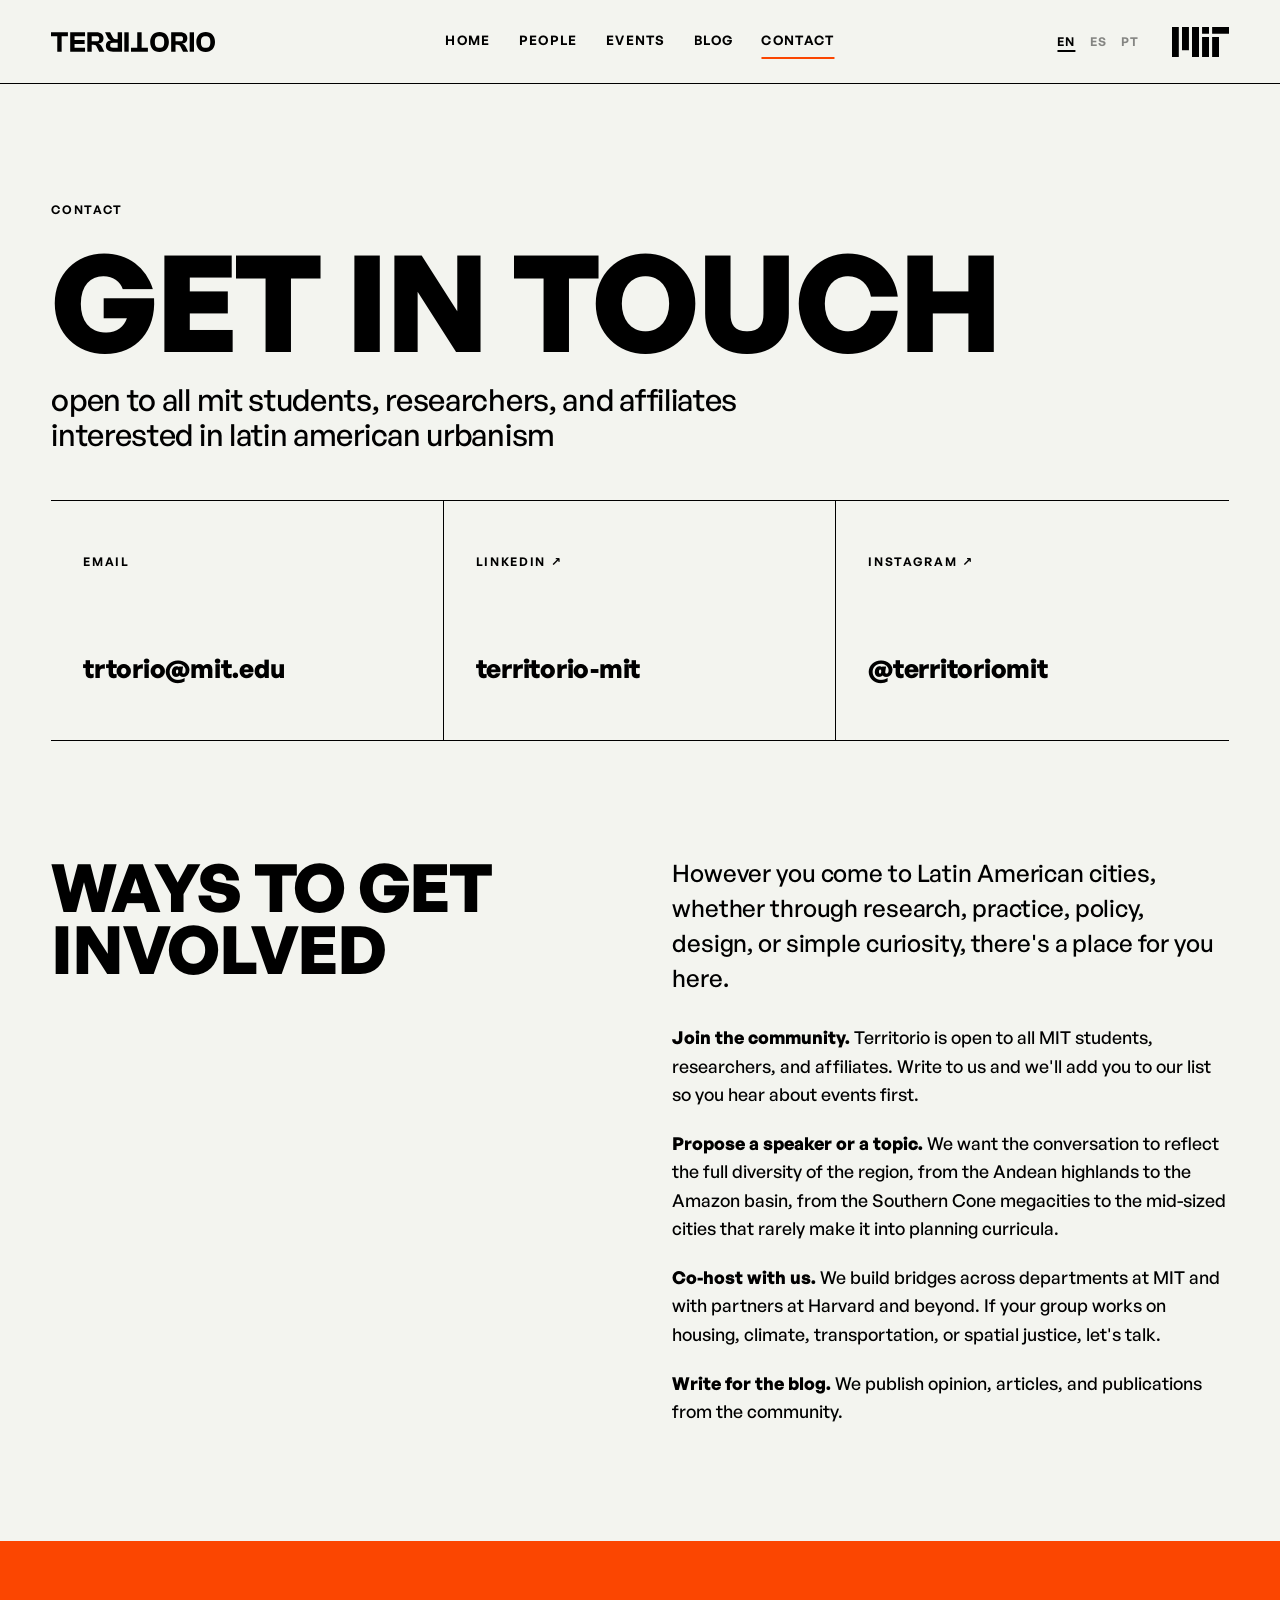
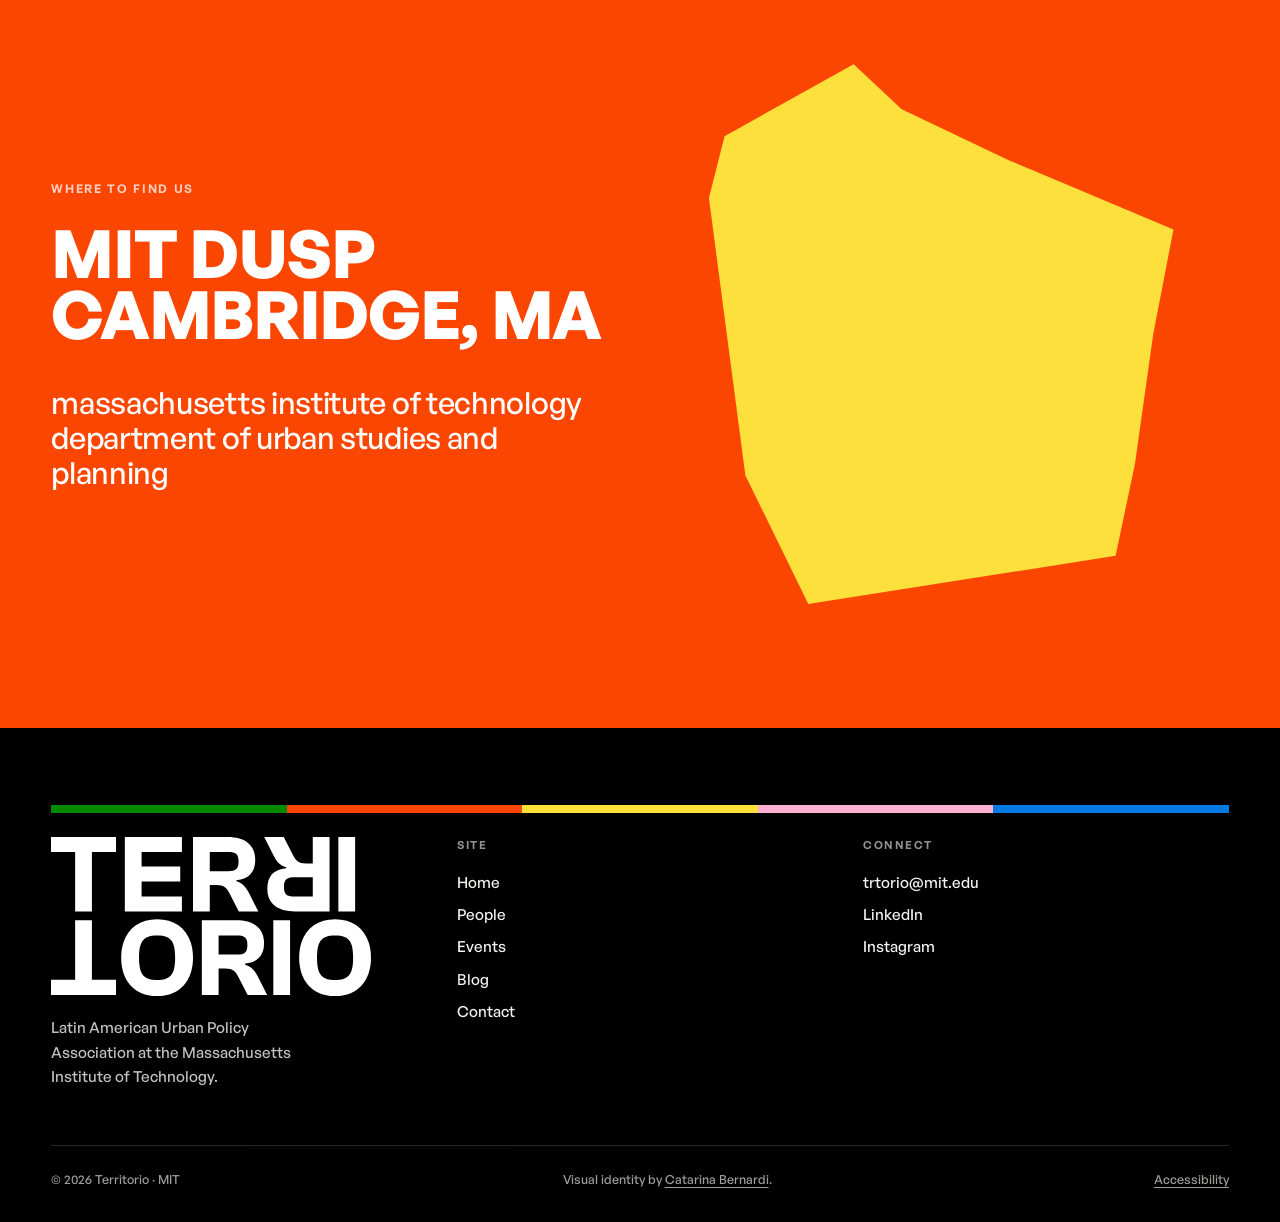
<file: contact.html>
<!DOCTYPE html>

<html lang="en">
<head>
<meta charset="utf-8"/>
<meta content="width=device-width, initial-scale=1" name="viewport"/>
<title data-i18n="contact.title">Contact · Territorio</title>
<meta content="Get in touch with Territorio, the Latin American Urban Policy Association at MIT." data-i18n="contact.meta" data-i18n-attr="content" name="description"/>
<link href="assets/logo/icon.svg" rel="icon"/>
<link href="assets/css/site.css" rel="stylesheet"/>
<style>:root{--accent:var(--orange)}</style>
</head>
<body>
<a class="skip" data-i18n="common.001" href="#main">Skip to content</a>
<header class="site-header">
<a aria-label="Territorio — home" class="brand" href="index.html"><img alt="Territorio" class="mark-word" src="assets/logo/wordmark.svg"/><img alt="Territorio" class="mark-icon" src="assets/logo/icon.svg"/></a>
<nav aria-label="Main" class="main">
<a data-i18n="common.002" href="index.html">Home</a>
<a data-i18n="common.003" href="people.html">People</a>
<a data-i18n="common.004" href="events.html">Events</a>
<a data-i18n="common.005" href="blog.html">Blog</a>
<a aria-current="page" data-i18n="common.006" href="contact.html">Contact</a>
</nav>
<div aria-label="Language" class="langs" role="group"><button aria-pressed="true" data-lang-btn="en" type="button">EN</button><button aria-pressed="false" data-lang-btn="es" type="button">ES</button><button aria-pressed="false" data-lang-btn="pt" type="button">PT</button></div><a aria-label="Massachusetts Institute of Technology" class="mit-logo" href="https://www.mit.edu/" rel="noopener"><img alt="MIT" height="1440" src="assets/logo/mit.png" width="2720"/></a></header>
<main id="main">
<section class="wrap" style="padding-bottom:clamp(2rem,4vw,3rem)">
<p class="eyebrow" data-i18n="common.006">Contact</p>
<h1 class="display" data-i18n="contact.008">Get in touch</h1>
<p class="subtitle" data-i18n="contact.009" style="margin-top:1.5rem;max-width:46ch">open to all mit students, researchers, and affiliates interested in latin american urbanism</p>
</section>
<section class="wrap" style="padding-top:0;padding-bottom:0">
<div class="contact-grid">
<a class="contact-cell" href="mailto:trtorio@mit.edu">
<span class="eyebrow" data-i18n="contact.010" style="margin:0">Email</span>
<span class="contact-cell__val">trtorio@mit.edu</span>
</a>
<a class="contact-cell" href="https://www.linkedin.com/company/territorio-mit" rel="noopener">
<span class="eyebrow" data-i18n="common.016" style="margin:0">LinkedIn ↗</span>
<span class="contact-cell__val">territorio-mit</span>
</a>
<a class="contact-cell" href="https://www.instagram.com/territoriomit/" rel="noopener">
<span class="eyebrow" data-i18n="common.017" style="margin:0">Instagram ↗</span>
<span class="contact-cell__val">@territoriomit</span>
</a>
</div>
</section>
<section class="wrap">
<div class="two">
<div>
<h2 class="section-title" data-i18n="contact.013">Ways to get involved</h2>
</div>
<div class="measure">
<p class="lede" data-i18n="contact.014">However you come to Latin American cities, whether through research, practice, policy, design, or simple curiosity, there's a place for you here.</p>
<p data-i18n="contact.015"><strong>Join the community.</strong> Territorio is open to all MIT students, researchers, and affiliates. Write to us and we'll add you to our list so you hear about events first.</p>
<p data-i18n="contact.016"><strong>Propose a speaker or a topic.</strong> We want the conversation to reflect the full diversity of the region, from the Andean highlands to the Amazon basin, from the Southern Cone megacities to the mid-sized cities that rarely make it into planning curricula.</p>
<p data-i18n="contact.017"><strong>Co-host with us.</strong> We build bridges across departments at MIT and with partners at Harvard and beyond. If your group works on housing, climate, transportation, or spatial justice, let's talk.</p>
<p data-i18n="contact.018"><strong>Write for the blog.</strong> We publish opinion, articles, and publications from the community.</p>
</div>
</div>
</section>
<section class="field wrap" style="--accent:var(--orange)">
<div class="two" style="align-items:center">
<div>
<p class="eyebrow" data-i18n="contact.019">Where to find us</p>
<h2 class="section-title" data-i18n="contact.020">MIT DUSP<br/>Cambridge, MA</h2>
<p class="subtitle" data-i18n="contact.021">massachusetts institute of technology<br/>department of urban studies and planning</p>
</div>
<div aria-hidden="true"><div class="shape shape--b" style="--accent:var(--yellow)"></div></div>
</div>
</section>
</main>
<footer class="site-footer">
<div aria-hidden="true" class="colorbar">
<span style="background:var(--green)"></span><span style="background:var(--orange)"></span><span style="background:var(--yellow)"></span><span style="background:var(--pink)"></span><span style="background:var(--blue)"></span>
</div>
<div class="footer-grid">
<div>
<div class="mark"><img alt="Territorio" src="assets/logo/stacked.svg" style="filter:invert(1)"/></div>
<p data-i18n="common.007" style="font-size:.95rem;max-width:30ch;opacity:.8">Latin American Urban Policy Association at the Massachusetts Institute of Technology.</p>
</div>
<div><p class="footer-h" data-i18n="common.008">Site</p>
<ul class="footer-list"><li><a data-i18n="common.002" href="index.html">Home</a></li><li><a data-i18n="common.003" href="people.html">People</a></li><li><a data-i18n="common.004" href="events.html">Events</a></li><li><a data-i18n="common.005" href="blog.html">Blog</a></li><li><a data-i18n="common.006" href="contact.html">Contact</a></li></ul>
</div>
<div><p class="footer-h" data-i18n="common.009">Connect</p>
<ul class="footer-list"><li><a data-i18n="common.010" href="mailto:trtorio@mit.edu">trtorio@mit.edu</a></li><li><a data-i18n="common.011" href="https://www.linkedin.com/company/territorio-mit" rel="noopener">LinkedIn</a></li><li><a data-i18n="common.012" href="https://www.instagram.com/territoriomit/" rel="noopener">Instagram</a></li></ul>
</div>
</div>
<div class="footer-legal">
<span>© <span data-i18n="common.013" id="yr">2026</span> Territorio · MIT</span><span data-i18n="common.018">Visual identity by <a href="https://www.figma.com/proto/mM1cHq479jdKp7asJm2lib/Catarina-Bernardi-s-Portfolio-2026?node-id=1-2&amp;viewport=45%2C179%2C0.09&amp;t=VkKezmYG2s2Oac7M-1&amp;scaling=contain&amp;content-scaling=fixed&amp;page-id=0%3A1" rel="noopener" style="text-decoration:underline;text-underline-offset:3px">Catarina Bernardi</a>.</span>
<span data-i18n="common.014"><a href="https://accessibility.mit.edu/" rel="noopener">Accessibility</a></span>
</div>
</footer>
<script>document.getElementById('yr').textContent=new Date().getFullYear();</script>
<script src="assets/js/content.js"></script><script src="assets/js/i18n.js"></script></body>
</html>
</file>
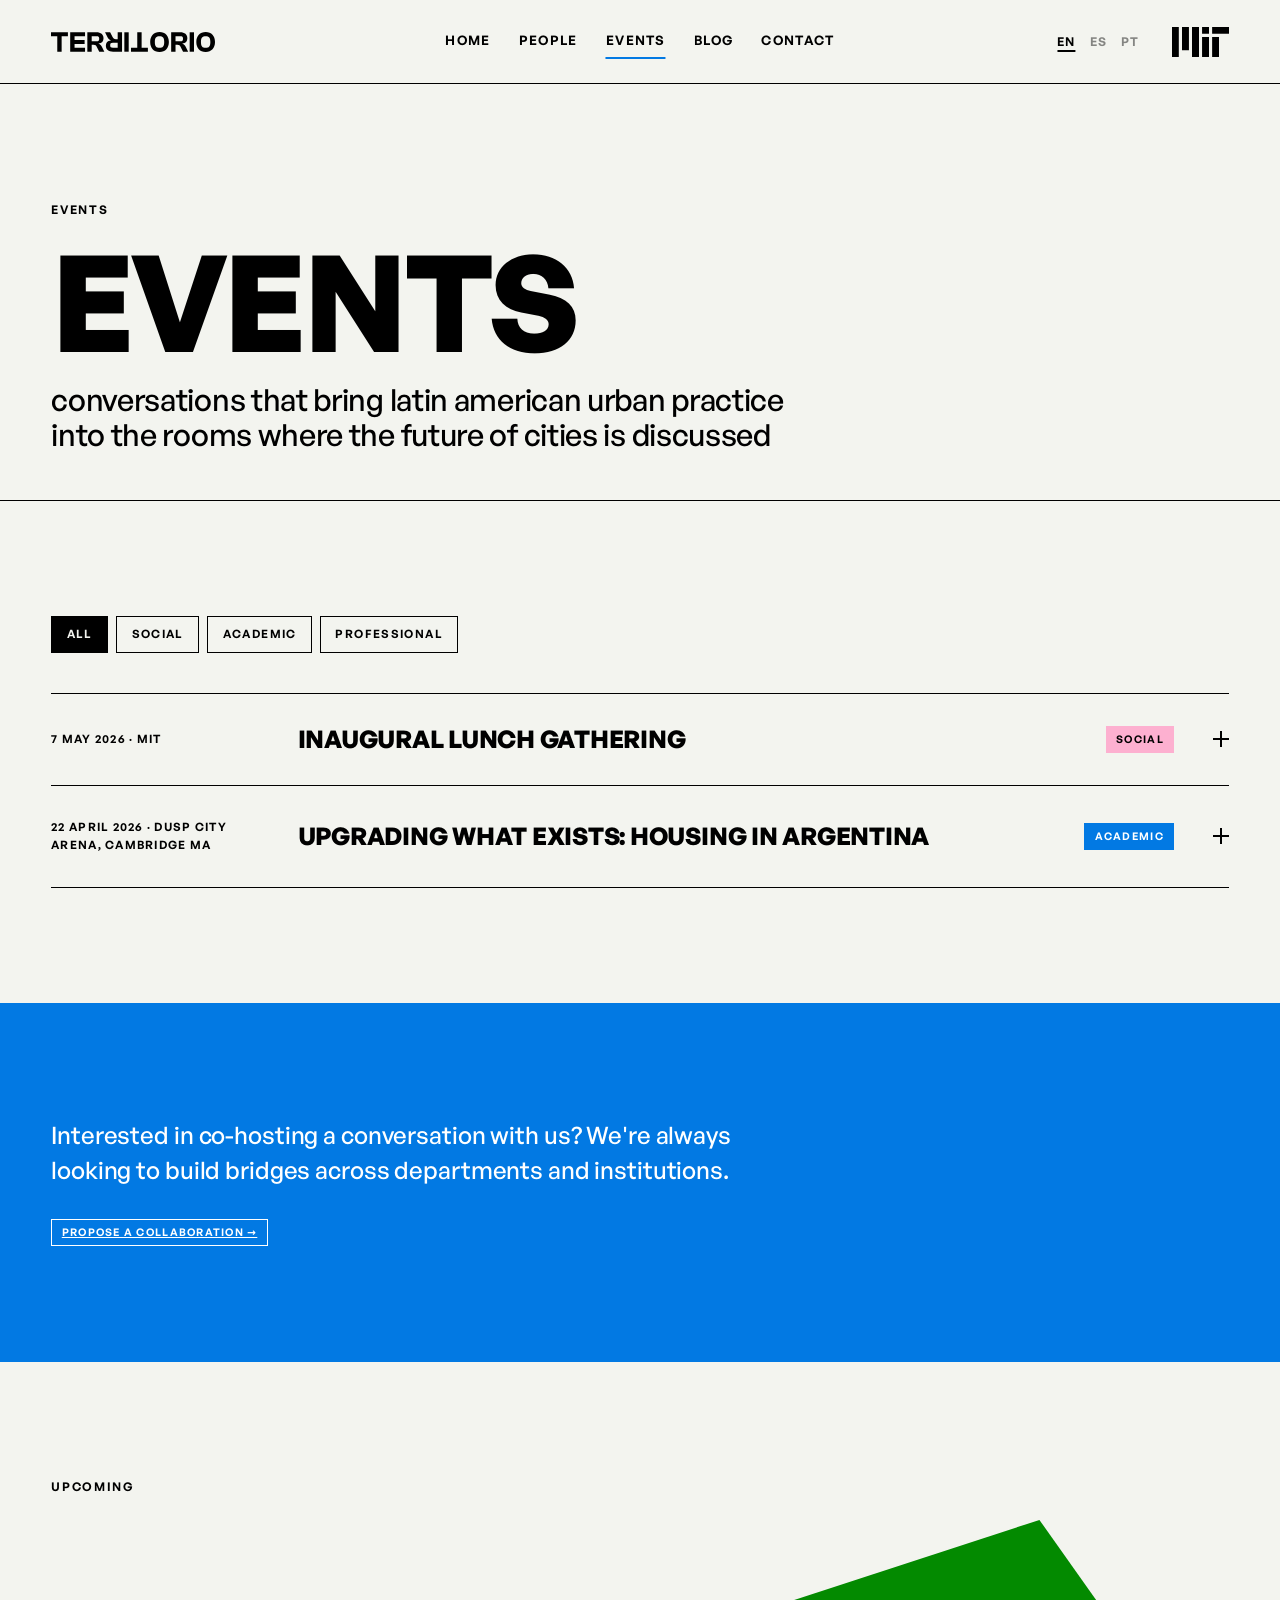
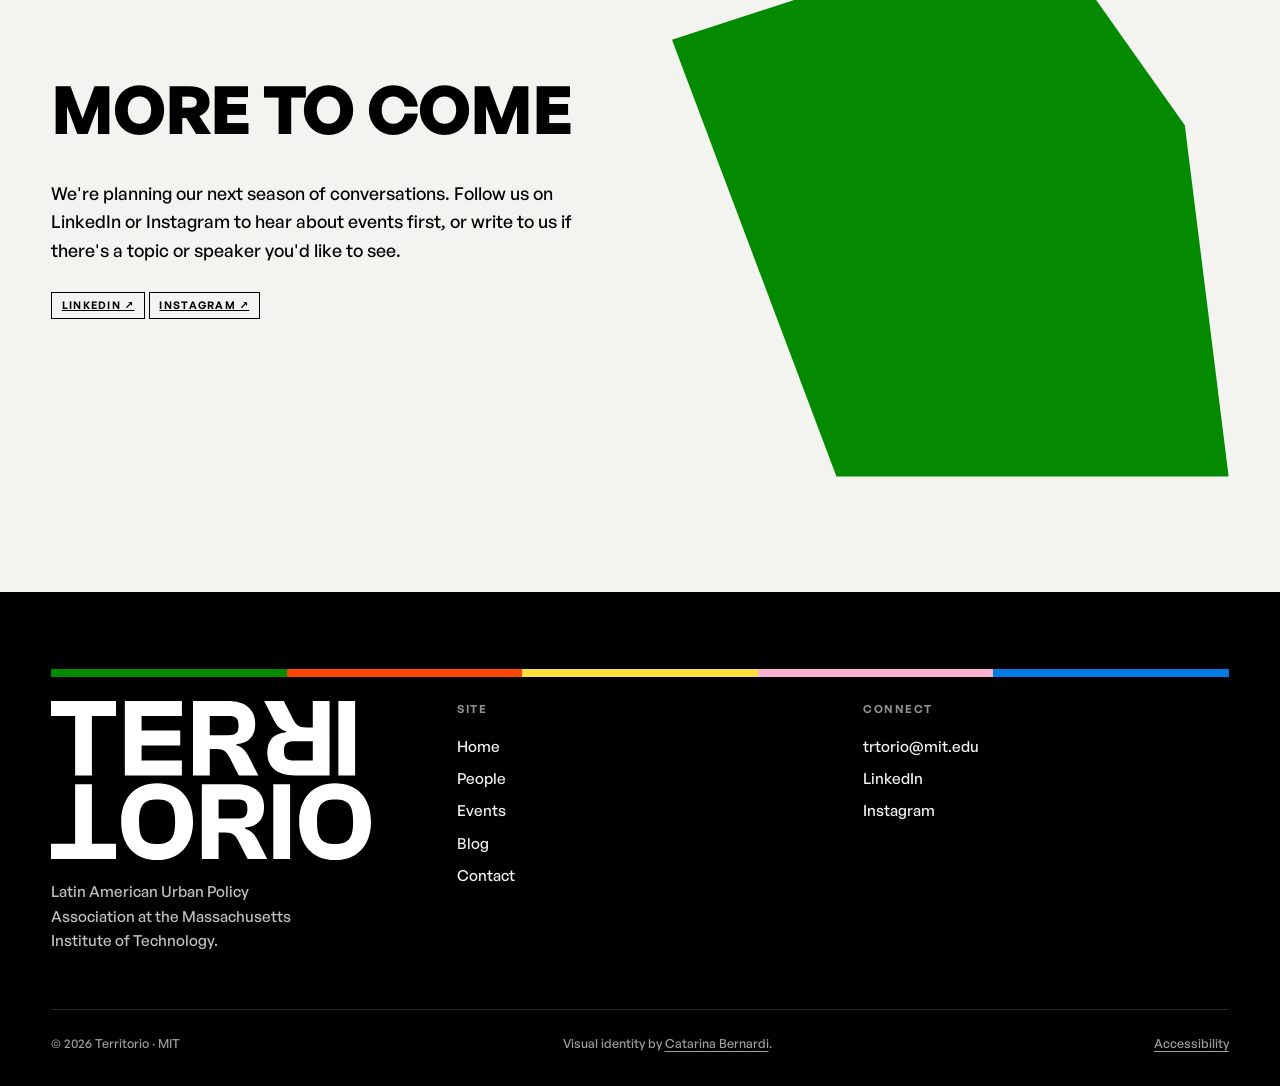
<file: events.html>
<!DOCTYPE html>

<html lang="en">
<head>
<meta charset="utf-8"/>
<meta content="width=device-width, initial-scale=1" name="viewport"/>
<title data-i18n="events.title">Events · Territorio</title>
<meta content="Panels, conversations, and gatherings hosted by Territorio at MIT on Latin American urban policy." data-i18n="events.meta" data-i18n-attr="content" name="description"/>
<link href="assets/logo/icon.svg" rel="icon"/>
<link href="assets/css/site.css" rel="stylesheet"/>
<style>:root{--accent:var(--blue)}</style>
</head>
<body>
<a class="skip" data-i18n="common.001" href="#main">Skip to content</a>
<header class="site-header">
<a aria-label="Territorio, home" class="brand" href="index.html"><img alt="Territorio" class="mark-word" src="assets/logo/wordmark.svg"/><img alt="Territorio" class="mark-icon" src="assets/logo/icon.svg"/></a>
<nav aria-label="Main" class="main">
<a data-i18n="common.002" href="index.html">Home</a>
<a data-i18n="common.003" href="people.html">People</a>
<a aria-current="page" data-i18n="common.004" href="events.html">Events</a>
<a data-i18n="common.005" href="blog.html">Blog</a>
<a data-i18n="common.006" href="contact.html">Contact</a>
</nav>
<div aria-label="Language" class="langs" role="group"><button aria-pressed="true" data-lang-btn="en" type="button">EN</button><button aria-pressed="false" data-lang-btn="es" type="button">ES</button><button aria-pressed="false" data-lang-btn="pt" type="button">PT</button></div><a aria-label="Massachusetts Institute of Technology" class="mit-logo" href="https://www.mit.edu/" rel="noopener"><img alt="MIT" height="1440" src="assets/logo/mit.png" width="2720"/></a></header>
<main id="main">
<section class="wrap" style="padding-bottom:clamp(2rem,4vw,3rem)">
<p class="eyebrow" data-i18n="common.004">Events</p>
<h1 class="display" data-i18n="common.004">Events</h1>
<p class="subtitle" data-i18n="events.009" style="margin-top:1.5rem;max-width:44ch">conversations that bring latin american urban practice into the rooms where the future of cities is discussed</p>
</section>
<section class="wrap rule-top">
<div aria-label="Filter events by type" class="filters" role="group">
<button aria-pressed="true" data-filter="all" data-i18n="events.070" type="button">All</button>
<button aria-pressed="false" data-filter="social" data-i18n="events.071" type="button">Social</button>
<button aria-pressed="false" data-filter="academic" data-i18n="events.072" type="button">Academic</button>
<button aria-pressed="false" data-filter="professional" data-i18n="events.073" type="button">Professional</button>
</div>
<div class="event-list" id="events">
<article class="event" data-cat="social" id="lunch-gathering">
<h2 class="event__h">
<button aria-controls="body-lunch-gathering" aria-expanded="false" class="event__head" type="button">
<span class="event__date" data-i18n="events.041">7 May 2026 · MIT</span>
<span class="event__title" data-i18n="events.042">Inaugural lunch gathering</span>
<span class="tag tag--filled" data-i18n="events.071" style="--accent:var(--pink);color:var(--ink)">Social</span>
<span aria-hidden="true" class="event__mark"></span>
</button>
</h2>
<div class="event__body" hidden="" id="body-lunch-gathering">
<div class="two" style="align-items:start">
<div class="measure">
<p class="subtitle" data-i18n="events.043" style="margin-bottom:1.5rem">an informal lunch to meet one another and set the direction for the association</p>
<p data-i18n="events.044">Our first gathering brought together MIT students from across departments over a shared meal. It was a chance for everyone to meet, hear how Territorio came about, and say what they wanted the association to be.</p>
<p data-i18n="events.045">We also walked through the next steps: monthly lunches and happy hours to build the community, internal events and working groups for sharing and producing knowledge, and panels and partnerships with other student groups at MIT and beyond.</p>
</div>
<div>
<img alt="Members gathered around the table as the plans for the association are presented" height="900" loading="lazy" src="assets/img/lunch-room.jpg" style="width:100%;height:auto" width="1600"/>
</div>
</div>
<div class="two" style="gap:1rem;margin-top:clamp(2rem,4vw,3rem)">
<img alt="Students with their plates at the inaugural Territorio lunch" height="900" loading="lazy" src="assets/img/lunch-group.jpg" style="width:100%;height:auto" width="1200"/>
<img alt="The Territorio team presenting the association's plans" height="900" loading="lazy" src="assets/img/lunch-team.jpg" style="width:100%;height:auto" width="1200"/>
</div>
</div>
</article>
<article class="event" data-cat="academic" id="upgrading-what-exists">
<h2 class="event__h">
<button aria-controls="body-upgrading-what-exists" aria-expanded="false" class="event__head" type="button">
<span class="event__date" data-i18n="events.010">22 April 2026 · DUSP City Arena, Cambridge MA</span>
<span class="event__title" data-i18n="common.015">Upgrading What Exists: Housing in Argentina</span>
<span class="tag tag--filled" data-i18n="events.072" style="--accent:var(--blue)">Academic</span>
<span aria-hidden="true" class="event__mark"></span>
</button>
</h2>
<div class="event__body" hidden="" id="body-upgrading-what-exists">
<div class="two" style="align-items:start">
<div class="measure">
<p class="subtitle" data-i18n="events.012" style="margin-bottom:1.5rem">a conversation on the qualitative housing deficit and the layers of informality in argentina</p>
<p data-i18n="events.013">Our first event brought together a conversation on the qualitative housing deficit and the layers of informality in Argentina. The panel examined how we conceptualize this deficit and identify which policy instruments actually move the needle, considering both financing and implementation.</p>
<p data-i18n="events.014">Gathering at the DUSP City Arena, we were proud to host this dialogue with the MIT Department of Urban Studies and Planning, the Harvard Argentine Student Society (HASS), and LatinGSD. This event marks the first step for Territorio in fostering discussion on urban challenges across the region.</p>
</div>
<div>
<img alt="The panel at DUSP City Arena" height="1200" loading="lazy" src="assets/img/event-panel.jpg" style="width:100%;height:auto" width="1200"/>
</div>
</div>
<p class="eyebrow" data-i18n="events.015" style="margin-top:clamp(2rem,4vw,3rem)">Panellists</p>
<div class="card-list">
<a class="card" href="https://www.linkedin.com/in/miglioremaria/" rel="noopener">
<span class="card__date" data-i18n="events.016">Buenos Aires</span>
<div class="card__body">
<h3 data-i18n="events.017">María Migliore</h3>
<p data-i18n="events.018">Former Minister of Human Development of Buenos Aires, current leader of socio-productive integration at Fundar, and co-founder of Popurrí.</p>
</div>
<span class="tag" data-i18n="common.016">LinkedIn ↗</span>
</a>
<a class="card" href="https://www.linkedin.com/in/cynthia-goytia-711a9b53/" rel="noopener">
<span class="card__date" data-i18n="events.020">UTDT · Lincoln</span>
<div class="card__body">
<h3 data-i18n="events.021">Cynthia Goytia</h3>
<p data-i18n="events.022">Urban economist and Director of the Master's in Urban Economics at UTDT, and a Senior Fellow at the Lincoln Institute of Land Policy.</p>
</div>
<span class="tag" data-i18n="common.016">LinkedIn ↗</span>
</a>
<a class="card" href="https://www.linkedin.com/in/enriqueapelaez/" rel="noopener">
<span class="card__date" data-i18n="events.024">IDB · MIT DUSP</span>
<div class="card__body">
<h3 data-i18n="events.025">Enrique A. Peláez</h3>
<p data-i18n="events.026">Urbanist and political scientist with experience at the IDB and the Buenos Aires Government. He has worked on informal settlement upgrading and joins the MIT DUSP PhD program in 2026.</p>
</div>
<span class="tag" data-i18n="common.016">LinkedIn ↗</span>
</a>
<a class="card" href="https://www.linkedin.com/in/nicolas-maggio-b20668168/" rel="noopener">
<span class="card__date" data-i18n="events.028">FOVISEE · MIT</span>
<div class="card__body">
<h3 data-i18n="events.029">Nicolás Maggio</h3>
<p data-i18n="events.030">President &amp; CEO of FOVISEE and SPURS Fellow at MIT, with 25+ years leading housing and energy programs.</p>
</div>
<span class="tag" data-i18n="common.016">LinkedIn ↗</span>
</a>
</div>
<p data-i18n="events.075" style="margin-top:1.75rem;font-size:.98rem">Moderated by <strong>Professor Bish Sanyal</strong>. With special thanks to our advisor and supporter, <a href="https://www.linkedin.com/in/gabriella-carolini-49a7a1/" rel="noopener"><strong>Professor Gabriella Carolini</strong></a>.</p>
<div class="two" style="gap:1rem;margin-top:clamp(2rem,4vw,3rem)">
<img alt="A full room at the DUSP City Arena during the panel" height="1200" loading="lazy" src="assets/img/event-room.jpg" style="width:100%;height:auto" width="1200"/>
<img alt="The Territorio team with Professor Gabriella Carolini after the event" height="1200" loading="lazy" src="assets/img/event-team.jpg" style="width:100%;height:auto" width="1200"/>
</div>
<p class="eyebrow" data-i18n="events.033" style="margin-top:clamp(2rem,4vw,3rem);margin-bottom:.75rem">In collaboration with</p><p data-i18n="events.035" style="font-size:1.05rem">MIT Department of Urban Studies and Planning (DUSP) · Harvard Argentine Student Society (HASS) · LatinGSD</p></div>
</article>
</div>
<p class="hidden" data-i18n="events.074" id="events-empty" style="padding-block:3rem;font-size:1.1rem">Nothing here yet in this category. Check back soon.</p>
</section>
<section class="field wrap" style="--accent:var(--blue)"><div class="measure"><p class="lede" data-i18n="events.036">Interested in co-hosting a conversation with us? We're always looking to build bridges across departments and institutions.</p><p style="margin-top:1.75rem"><a class="tag" data-i18n="events.037" href="contact.html" style="border-color:#fff">Propose a collaboration →</a></p></div></section>
<section class="wrap">
<p class="eyebrow" data-i18n="events.038">Upcoming</p>
<div class="two" style="align-items:center">
<div>
<h2 class="section-title" data-i18n="events.039">More to come</h2>
<div class="measure">
<p data-i18n="events.040">We're planning our next season of conversations. Follow us on LinkedIn or Instagram to hear about events first, or write to us if there's a topic or speaker you'd like to see.</p>
<p style="margin-top:1.5rem">
<a class="tag" data-i18n="common.016" href="https://www.linkedin.com/company/territorio-mit" rel="noopener">LinkedIn ↗</a>
<a class="tag" data-i18n="common.017" href="https://www.instagram.com/territoriomit/" rel="noopener">Instagram ↗</a>
</p>
</div>
</div>
<div aria-hidden="true"><div class="shape shape--a" style="--accent:var(--green)"></div></div>
</div>
</section>
</main>
<footer class="site-footer">
<div aria-hidden="true" class="colorbar">
<span style="background:var(--green)"></span><span style="background:var(--orange)"></span><span style="background:var(--yellow)"></span><span style="background:var(--pink)"></span><span style="background:var(--blue)"></span>
</div>
<div class="footer-grid">
<div>
<div class="mark"><img alt="Territorio" src="assets/logo/stacked.svg" style="filter:invert(1)"/></div>
<p data-i18n="common.007" style="font-size:.95rem;max-width:30ch;opacity:.8">Latin American Urban Policy Association at the Massachusetts Institute of Technology.</p>
</div>
<div><p class="footer-h" data-i18n="common.008">Site</p>
<ul class="footer-list"><li><a data-i18n="common.002" href="index.html">Home</a></li><li><a data-i18n="common.003" href="people.html">People</a></li><li><a data-i18n="common.004" href="events.html">Events</a></li><li><a data-i18n="common.005" href="blog.html">Blog</a></li><li><a data-i18n="common.006" href="contact.html">Contact</a></li></ul>
</div>
<div><p class="footer-h" data-i18n="common.009">Connect</p>
<ul class="footer-list"><li><a data-i18n="common.010" href="mailto:trtorio@mit.edu">trtorio@mit.edu</a></li><li><a data-i18n="common.011" href="https://www.linkedin.com/company/territorio-mit" rel="noopener">LinkedIn</a></li><li><a data-i18n="common.012" href="https://www.instagram.com/territoriomit/" rel="noopener">Instagram</a></li></ul>
</div>
</div>
<div class="footer-legal">
<span>© <span data-i18n="common.013" id="yr">2026</span> Territorio · MIT</span>
<span data-i18n="common.018">Visual identity by <a href="https://www.figma.com/proto/mM1cHq479jdKp7asJm2lib/Catarina-Bernardi-s-Portfolio-2026?node-id=1-2&amp;viewport=45%2C179%2C0.09&amp;t=VkKezmYG2s2Oac7M-1&amp;scaling=contain&amp;content-scaling=fixed&amp;page-id=0%3A1" rel="noopener" style="text-decoration:underline;text-underline-offset:3px">Catarina Bernardi</a>.</span>
<span data-i18n="common.014"><a href="https://accessibility.mit.edu/" rel="noopener">Accessibility</a></span>
</div>
</footer>
<script>
document.getElementById('yr').textContent = new Date().getFullYear();
(function () {
  var list  = document.getElementById('events');
  var empty = document.getElementById('events-empty');
  var btns  = document.querySelectorAll('.filters button');

  function setOpen(article, on) {
    var btn  = article.querySelector('.event__head');
    var body = article.querySelector('.event__body');
    btn.setAttribute('aria-expanded', String(on));
    body.hidden = !on;
    article.classList.toggle('is-open', on);
  }

  list.querySelectorAll('.event').forEach(function (a) {
    var head = a.querySelector('.event__head');
    head.addEventListener('click', function () {
      setOpen(a, head.getAttribute('aria-expanded') !== 'true');
    });
  });

  btns.forEach(function (b) {
    b.addEventListener('click', function () {
      var f = b.dataset.filter, shown = 0;
      btns.forEach(function (x) { x.setAttribute('aria-pressed', String(x === b)); });
      list.querySelectorAll('.event').forEach(function (a) {
        var ok = (f === 'all' || a.dataset.cat === f);
        a.classList.toggle('hidden', !ok);
        if (ok) { shown++; } else { setOpen(a, false); }
      });
      empty.classList.toggle('hidden', shown > 0);
    });
  });

  // events.html#upgrading-what-exists opens that event directly
  function fromHash() {
    var id = location.hash.slice(1);
    if (!id) return;
    var a = document.getElementById(id);
    if (a && a.classList.contains('event')) {
      setOpen(a, true);
      a.scrollIntoView({block: 'start'});
    }
  }
  window.addEventListener('hashchange', fromHash);
  fromHash();
})();
</script>
<script src="assets/js/content.js"></script><script src="assets/js/i18n.js"></script></body>
</html>
</file>
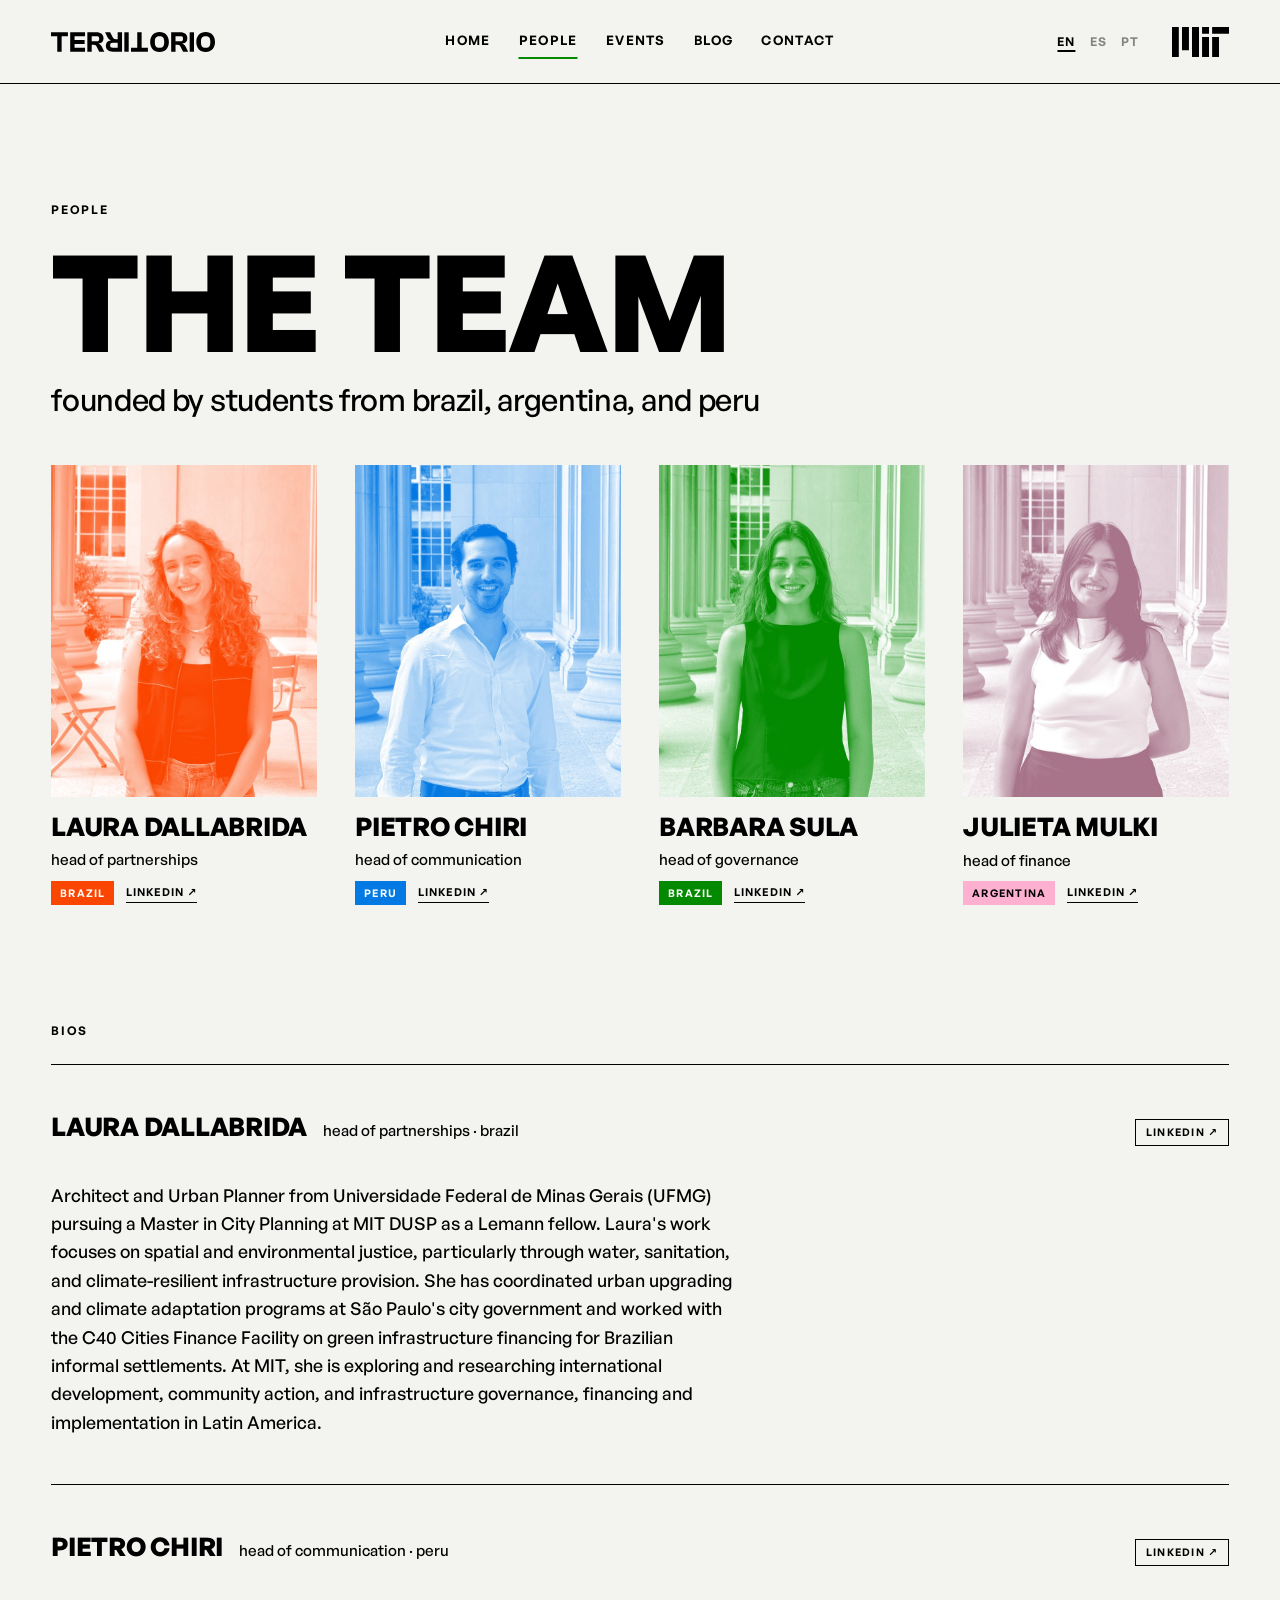
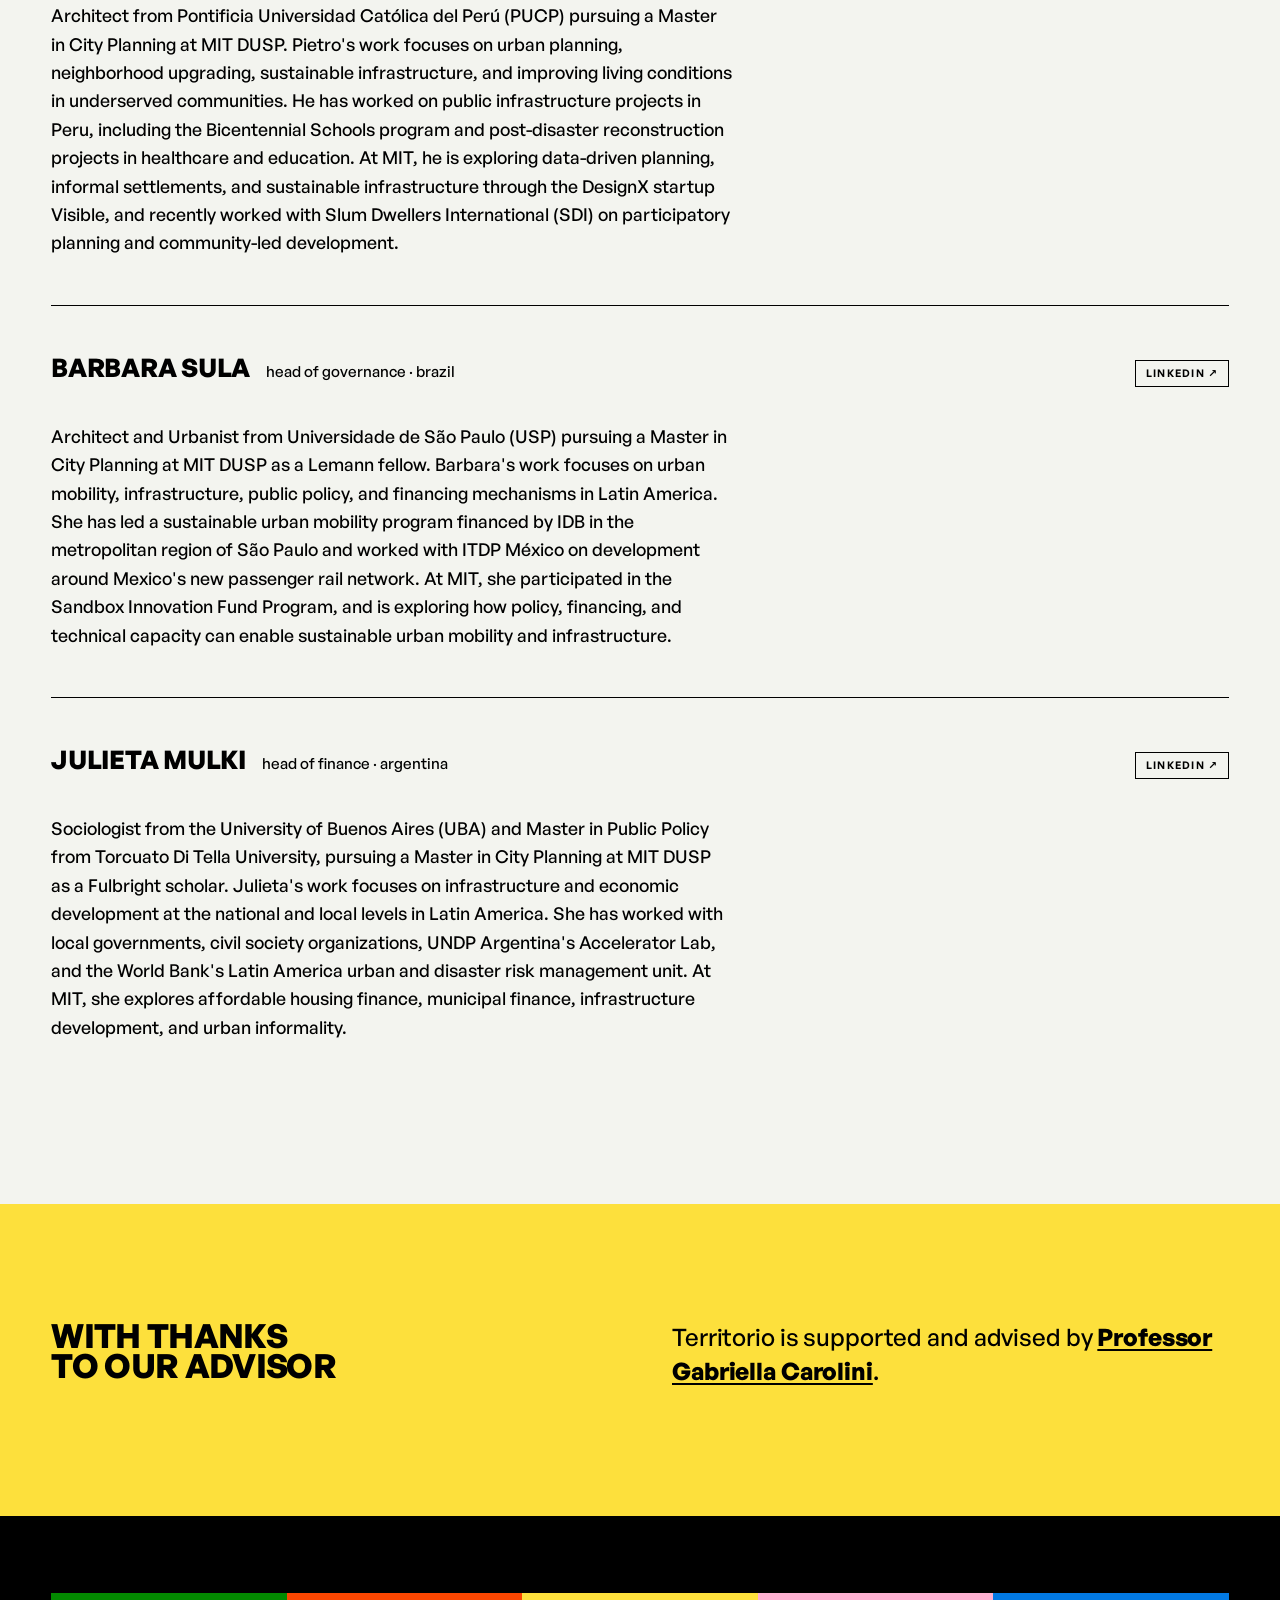
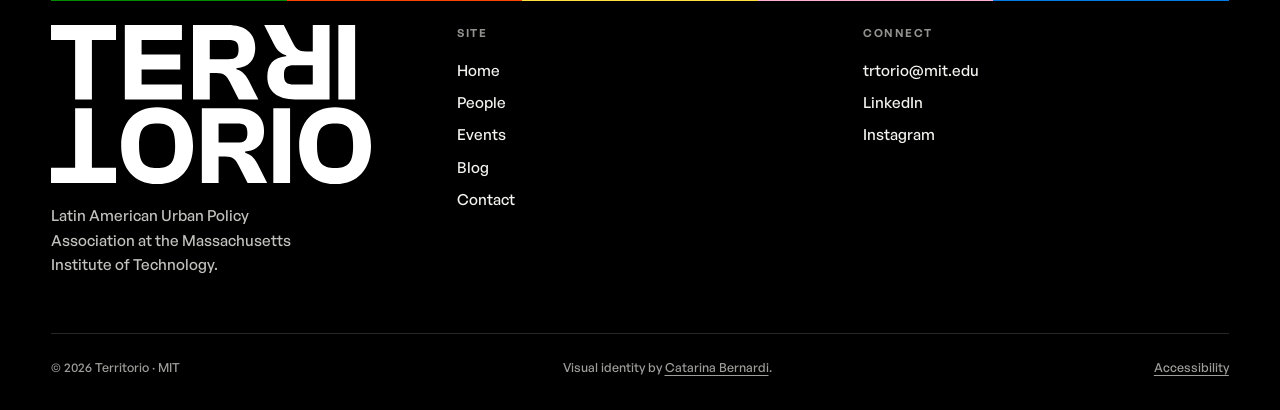
<file: people.html>
<!DOCTYPE html>

<html lang="en">
<head>
<meta charset="utf-8"/>
<meta content="width=device-width, initial-scale=1" name="viewport"/>
<title data-i18n="people.title">People · Territorio</title>
<meta content="The founding team of Territorio, the Latin American Urban Policy Association at MIT." data-i18n="people.meta" data-i18n-attr="content" name="description"/>
<link href="assets/logo/icon.svg" rel="icon"/>
<link href="assets/css/site.css" rel="stylesheet"/>
<style>:root{--accent:var(--green)}</style>
</head>
<body>
<a class="skip" data-i18n="common.001" href="#main">Skip to content</a>
<header class="site-header">
<a aria-label="Territorio — home" class="brand" href="index.html"><img alt="Territorio" class="mark-word" src="assets/logo/wordmark.svg"/><img alt="Territorio" class="mark-icon" src="assets/logo/icon.svg"/></a>
<nav aria-label="Main" class="main">
<a data-i18n="common.002" href="index.html">Home</a>
<a aria-current="page" data-i18n="common.003" href="people.html">People</a>
<a data-i18n="common.004" href="events.html">Events</a>
<a data-i18n="common.005" href="blog.html">Blog</a>
<a data-i18n="common.006" href="contact.html">Contact</a>
</nav>
<div aria-label="Language" class="langs" role="group"><button aria-pressed="true" data-lang-btn="en" type="button">EN</button><button aria-pressed="false" data-lang-btn="es" type="button">ES</button><button aria-pressed="false" data-lang-btn="pt" type="button">PT</button></div><a aria-label="Massachusetts Institute of Technology" class="mit-logo" href="https://www.mit.edu/" rel="noopener"><img alt="MIT" height="1440" src="assets/logo/mit.png" width="2720"/></a></header>
<main id="main">
<section class="wrap" style="padding-bottom:clamp(2rem,4vw,3rem)">
<p class="eyebrow" data-i18n="common.003">People</p>
<h1 class="display" data-i18n="people.008">The team</h1>
<p class="subtitle" data-i18n="people.009" style="margin-top:1.5rem;max-width:40ch">founded by students from brazil, argentina, and peru</p>
</section>
<section class="wrap" style="padding-top:0">
<div class="people">
<article class="person">
<img alt="Laura Dallabrida" class="person__img" height="950" loading="lazy" src="assets/img/laura.jpg" width="760"/>
<h3 data-i18n="people.010">Laura Dallabrida</h3>
<p class="person__role" data-i18n="people.011">head of partnerships</p>
<div class="person__meta"><span class="person__flag" data-i18n="people.012" style="background:var(--orange);color:#fff">Brazil</span><a class="person__link" data-i18n="common.016" href="https://www.linkedin.com/in/lauradallabrida/" rel="noopener">LinkedIn ↗</a></div></article>
<article class="person">
<img alt="Pietro Chiri" class="person__img" height="950" loading="lazy" src="assets/img/pietro.jpg" width="760"/>
<h3 data-i18n="people.013">Pietro Chiri</h3>
<p class="person__role" data-i18n="people.014">head of communication</p>
<div class="person__meta"><span class="person__flag" data-i18n="people.015" style="background:var(--blue);color:#fff">Peru</span><a class="person__link" data-i18n="common.016" href="https://www.linkedin.com/in/pietrochiri/" rel="noopener">LinkedIn ↗</a></div></article>
<article class="person">
<img alt="Barbara Sula" class="person__img" height="950" loading="lazy" src="assets/img/barbara.jpg" width="760"/>
<h3 data-i18n="people.016">Barbara Sula</h3>
<p class="person__role" data-i18n="people.017">head of governance</p>
<div class="person__meta"><span class="person__flag" data-i18n="people.012" style="background:var(--green);color:#fff">Brazil</span><a class="person__link" data-i18n="common.016" href="https://www.linkedin.com/in/barbarasula/" rel="noopener">LinkedIn ↗</a></div></article>
<article class="person">
<img alt="Julieta Mulki" class="person__img" height="950" loading="lazy" src="assets/img/julieta.jpg" width="760"/>
<h3 data-i18n="people.019">Julieta Mulki</h3>
<p class="person__role" data-i18n="people.020">head of finance</p>
<div class="person__meta"><span class="person__flag" data-i18n="people.021" style="background:var(--pink);color:var(--ink)">Argentina</span><a class="person__link" data-i18n="common.016" href="https://www.linkedin.com/in/julietamulki/" rel="noopener">LinkedIn ↗</a></div></article>
</div>
</section>
<section class="wrap" style="padding-top:0">
<p class="eyebrow" data-i18n="people.022">Bios</p>
<article class="bio">
<div class="bio__head">
<h3 data-i18n="people.010">Laura Dallabrida</h3>
<p class="bio__meta" data-i18n="people.024">head of partnerships · brazil</p>
<a class="bio__link tag" data-i18n="common.016" href="https://www.linkedin.com/in/lauradallabrida/" rel="noopener">LinkedIn ↗</a></div>
<div class="measure">
<p data-i18n="people.025">Architect and Urban Planner from Universidade Federal de Minas Gerais (UFMG) pursuing a Master in City Planning at MIT DUSP as a Lemann fellow. Laura's work focuses on spatial and environmental justice, particularly through water, sanitation, and climate-resilient infrastructure provision. She has coordinated urban upgrading and climate adaptation programs at São Paulo's city government and worked with the C40 Cities Finance Facility on green infrastructure financing for Brazilian informal settlements. At MIT, she is exploring and researching international development, community action, and infrastructure governance, financing and implementation in Latin America.</p>
</div>
</article>
<article class="bio">
<div class="bio__head">
<h3 data-i18n="people.013">Pietro Chiri</h3>
<p class="bio__meta" data-i18n="people.029">head of communication · peru</p>
<a class="bio__link tag" data-i18n="common.016" href="https://www.linkedin.com/in/pietrochiri/" rel="noopener">LinkedIn ↗</a></div>
<div class="measure">
<p data-i18n="people.030">Architect from Pontificia Universidad Católica del Perú (PUCP) pursuing a Master in City Planning at MIT DUSP. Pietro's work focuses on urban planning, neighborhood upgrading, sustainable infrastructure, and improving living conditions in underserved communities. He has worked on public infrastructure projects in Peru, including the Bicentennial Schools program and post-disaster reconstruction projects in healthcare and education. At MIT, he is exploring data-driven planning, informal settlements, and sustainable infrastructure through the DesignX startup Visible, and recently worked with Slum Dwellers International (SDI) on participatory planning and community-led development.</p>
</div>
</article>
<article class="bio">
<div class="bio__head">
<h3 data-i18n="people.016">Barbara Sula</h3>
<p class="bio__meta" data-i18n="people.034">head of governance · brazil</p>
<a class="bio__link tag" data-i18n="common.016" href="https://www.linkedin.com/in/barbarasula/" rel="noopener">LinkedIn ↗</a></div>
<div class="measure">
<p data-i18n="people.035">Architect and Urbanist from Universidade de São Paulo (USP) pursuing a Master in City Planning at MIT DUSP as a Lemann fellow. Barbara's work focuses on urban mobility, infrastructure, public policy, and financing mechanisms in Latin America. She has led a sustainable urban mobility program financed by IDB in the metropolitan region of São Paulo and worked with ITDP México on development around Mexico's new passenger rail network. At MIT, she participated in the Sandbox Innovation Fund Program, and is exploring how policy, financing, and technical capacity can enable sustainable urban mobility and infrastructure.</p>
</div>
</article>
<article class="bio">
<div class="bio__head">
<h3 data-i18n="people.019">Julieta Mulki</h3>
<p class="bio__meta" data-i18n="people.039">head of finance · argentina</p>
<a class="bio__link tag" data-i18n="common.016" href="https://www.linkedin.com/in/julietamulki/" rel="noopener">LinkedIn ↗</a></div>
<div class="measure">
<p data-i18n="people.040">Sociologist from the University of Buenos Aires (UBA) and Master in Public Policy from Torcuato Di Tella University, pursuing a Master in City Planning at MIT DUSP as a Fulbright scholar. Julieta's work focuses on infrastructure and economic development at the national and local levels in Latin America. She has worked with local governments, civil society organizations, UNDP Argentina's Accelerator Lab, and the World Bank's Latin America urban and disaster risk management unit. At MIT, she explores affordable housing finance, municipal finance, infrastructure development, and urban informality.</p>
</div>
</article>
</section>
<section class="field wrap field--ink" style="--accent:var(--yellow)">
<div class="two">
<div><h2 class="section-title section-title--sm" data-i18n="people.043">With thanks to our advisor</h2></div>
<div class="measure">
<p class="lede" data-i18n="people.044">Territorio is supported and advised by <a href="https://carolini.mit.edu/" rel="noopener" style="text-decoration:underline;text-underline-offset:3px"><strong>Professor Gabriella Carolini</strong></a>.</p>
</div>
</div>
</section>
</main>
<footer class="site-footer">
<div aria-hidden="true" class="colorbar">
<span style="background:var(--green)"></span><span style="background:var(--orange)"></span><span style="background:var(--yellow)"></span><span style="background:var(--pink)"></span><span style="background:var(--blue)"></span>
</div>
<div class="footer-grid">
<div>
<div class="mark"><img alt="Territorio" src="assets/logo/stacked.svg" style="filter:invert(1)"/></div>
<p data-i18n="common.007" style="font-size:.95rem;max-width:30ch;opacity:.8">Latin American Urban Policy Association at the Massachusetts Institute of Technology.</p>
</div>
<div><p class="footer-h" data-i18n="common.008">Site</p>
<ul class="footer-list"><li><a data-i18n="common.002" href="index.html">Home</a></li><li><a data-i18n="common.003" href="people.html">People</a></li><li><a data-i18n="common.004" href="events.html">Events</a></li><li><a data-i18n="common.005" href="blog.html">Blog</a></li><li><a data-i18n="common.006" href="contact.html">Contact</a></li></ul>
</div>
<div><p class="footer-h" data-i18n="common.009">Connect</p>
<ul class="footer-list"><li><a data-i18n="common.010" href="mailto:trtorio@mit.edu">trtorio@mit.edu</a></li><li><a data-i18n="common.011" href="https://www.linkedin.com/company/territorio-mit" rel="noopener">LinkedIn</a></li><li><a data-i18n="common.012" href="https://www.instagram.com/territoriomit/" rel="noopener">Instagram</a></li></ul>
</div>
</div>
<div class="footer-legal">
<span>© <span data-i18n="common.013" id="yr">2026</span> Territorio · MIT</span><span data-i18n="common.018">Visual identity by <a href="https://www.figma.com/proto/mM1cHq479jdKp7asJm2lib/Catarina-Bernardi-s-Portfolio-2026?node-id=1-2&amp;viewport=45%2C179%2C0.09&amp;t=VkKezmYG2s2Oac7M-1&amp;scaling=contain&amp;content-scaling=fixed&amp;page-id=0%3A1" rel="noopener" style="text-decoration:underline;text-underline-offset:3px">Catarina Bernardi</a>.</span>
<span data-i18n="common.014"><a href="https://accessibility.mit.edu/" rel="noopener">Accessibility</a></span>
</div>
</footer>
<script>document.getElementById('yr').textContent=new Date().getFullYear();</script>
<script src="assets/js/content.js"></script><script src="assets/js/i18n.js"></script></body>
</html>
</file>
<file: assets/css/site.css>
/* General Sans — self-hosted (ITF Free Font License).
   Font files live in assets/fonts/. No external font request is made. */
@font-face{font-family:"General Sans";src:url("../fonts/GeneralSans-Regular.woff2") format("woff2");font-weight:400;font-style:normal;font-display:swap;}
@font-face{font-family:"General Sans";src:url("../fonts/GeneralSans-Italic.woff2") format("woff2");font-weight:400;font-style:italic;font-display:swap;}
@font-face{font-family:"General Sans";src:url("../fonts/GeneralSans-Medium.woff2") format("woff2");font-weight:500;font-style:normal;font-display:swap;}
@font-face{font-family:"General Sans";src:url("../fonts/GeneralSans-Semibold.woff2") format("woff2");font-weight:600;font-style:normal;font-display:swap;}
@font-face{font-family:"General Sans";src:url("../fonts/GeneralSans-Bold.woff2") format("woff2");font-weight:700;font-style:normal;font-display:swap;}


/* ============================================================
   TERRITORIO — Latin American Urban Policy Association at MIT
   Brand system: General Sans / block-shape geometry / color field
   ============================================================ */

:root{
  --green:#038A00;
  --orange:#FB4601;
  --yellow:#FDE03C;
  --pink:#FDB0D0;
  --blue:#0279E3;
  --paper:#F3F4EF;
  --ink:#000000;

  --accent:var(--blue);
  --on-accent:#fff;

  --gut: clamp(1.25rem, 4vw, 4.5rem);
  --rule: 1.5px solid var(--ink);

  --font: "General Sans", system-ui, -apple-system, "Segoe UI", Roboto, Helvetica, Arial, sans-serif;
}

*,*::before,*::after{box-sizing:border-box;}
html{-webkit-text-size-adjust:100%;scroll-behavior:smooth;}
body{
  margin:0;
  background:var(--paper);
  color:var(--ink);
  font-family:var(--font);
  font-weight:500;
  font-size:clamp(1rem,.95rem + .2vw,1.125rem);
  line-height:1.6;
  -webkit-font-smoothing:antialiased;
  overflow-x:hidden;
}
img,svg{max-width:100%;display:block;}
a{color:inherit;}

/* ---------- type ---------- */
.display{
  font-weight:700;
  text-transform:uppercase;
  font-size:clamp(2.75rem,10.5vw,9rem);
  line-height:.86;
  letter-spacing:-.025em;
  margin:0;
}
h2.section-title{
  font-weight:700;
  text-transform:uppercase;
  font-size:clamp(1.9rem,5.2vw,4.25rem);
  line-height:.92;
  letter-spacing:-.02em;
  margin:0 0 .6em;
  max-width:18ch;
  text-wrap:balance;
}
h3{
  font-weight:700;
  text-transform:uppercase;
  font-size:clamp(1.15rem,2vw,1.6rem);
  line-height:1.05;
  letter-spacing:-.01em;
  margin:0 0 .5rem;
}
.subtitle{
  text-transform:lowercase;
  font-weight:500;
  font-size:clamp(1.05rem,2.4vw,1.9rem);
  line-height:1.15;
  letter-spacing:-.01em;
  margin:0;
}
.eyebrow{
  text-transform:uppercase;
  font-weight:600;
  font-size:.75rem;
  letter-spacing:.14em;
  margin:0 0 1.5rem;
}
p{margin:0 0 1.15em;}
p:last-child{margin-bottom:0;}
.lede{font-size:clamp(1.15rem,1.9vw,1.5rem);line-height:1.45;letter-spacing:-.005em;}
.measure{max-width:62ch;}
strong{font-weight:700;}

/* ---------- layout ---------- */
.wrap{padding-inline:var(--gut);}
section{padding-block:clamp(3.5rem,9vw,8rem);}
.rule-top{border-top:var(--rule);}

/* ---------- header ---------- */
.site-header{
  position:sticky;top:0;z-index:50;
  background:var(--paper);
  border-bottom:var(--rule);
  position:relative;
  display:flex;align-items:center;
  gap:1rem;
  padding:calc(30px * 1.8889 * 0.4706) var(--gut);
}
.site-header .brand{display:flex;align-items:center;gap:.75rem;text-decoration:none;flex-shrink:0;}
.site-header .brand svg,.site-header .brand img{height:20px;width:auto;}
nav.main{display:flex;gap:clamp(.9rem,2.2vw,2rem);align-items:center;min-width:0;}
/* above the mobile breakpoint the page links sit centred in the header, and the
   language switcher tucks up against the MIT mark at its clear-space distance */
@media (min-width:961px){
  nav.main{position:absolute;left:50%;transform:translateX(-50%);}
  .site-header{gap:0;}                 /* the mark's own clear space sets the spacing */
  .langs{margin-left:auto;}
}

/* ---------- language switcher ---------- */
.langs{display:flex;align-items:center;gap:.15rem;flex-shrink:0;}
.langs button{
  font:inherit;font-weight:600;font-size:.76rem;letter-spacing:.08em;
  padding:.3rem .38rem;background:transparent;border:none;cursor:pointer;
  color:inherit;opacity:.45;line-height:1;
}
.langs button:hover{opacity:1;}
.langs button[aria-pressed="true"]{opacity:1;text-decoration:underline;text-underline-offset:4px;text-decoration-thickness:2px;}
nav.main a{
  text-decoration:none;text-transform:uppercase;font-weight:600;
  font-size:.82rem;letter-spacing:.1em;padding-block:.35rem;
  border-bottom:2px solid transparent;white-space:nowrap;
}
nav.main a:hover{border-bottom-color:var(--ink);}
nav.main a[aria-current="page"]{border-bottom-color:var(--accent);}


/* ---------- MIT logo, top right of every page ----------
   Clear space per brand.mit.edu = the width of the M, which is 47.06% of the
   logo's width. Logo height is kept above the 30px digital minimum. */
.mit-logo{
  --mit-h:30px;
  --mit-clear:calc(var(--mit-h) * 1.8889 * 0.4706);   /* width of the M */
  flex-shrink:0;
  display:block;
  margin-left:var(--mit-clear);
}
.mit-logo img{height:var(--mit-h);width:auto;}

/* ---------- block shapes (traced from the brand map assets) ---------- */
.shape{background:var(--accent);width:100%;aspect-ratio:1/1;}
.shape--a{clip-path:polygon(99.97% 99.95%,29.54% 99.95%,0% 21.53%,65.99% 0%,92.1% 36.89%);}
.shape--b{clip-path:polygon(24.48% 98.43%,13.18% 75.36%,6.63% 25.55%,9.44% 14.43%,32.62% 1.5%,41.25% 9.6%,60.67% 18.82%,90.06% 31.18%,86.43% 49.95%,83.15% 73.24%,79.67% 89.79%);}
.shape--c{clip-path:polygon(80.42% 94.85%,27.56% 94.85%,13.67% 75.57%,22.03% 36.21%,18.04% 33.85%,19.89% 14.38%,25.42% 14.36%,25.45% 9.87%,55.77% 14.33%,55.85% 21.06%,59.21% 23.61%,62.61% 5.08%,80.43% 6.38%);}

/* ---------- hero (brand layout system: title TL / shape centre / subtitle BR) ---------- */
.hero{
  position:relative;
  min-height:calc(100svh - 56px);
  display:flex;
  flex-direction:column;
  justify-content:flex-end;
  padding:clamp(.75rem,1.8vw,1.5rem) var(--gut) clamp(2rem,4vw,3.5rem);
  overflow:hidden;
}
/* the wordmark drifts inside the hero box and bounces off its edges */
.hero__mark{
  position:absolute;
  top:0;left:0;
  width:clamp(220px,44vw,560px);
  z-index:2;
  will-change:transform;
  pointer-events:none;
}
.hero__mark svg,.hero__mark img{width:100%;height:auto;}
.hero__shape{
  position:absolute;
  inset:0;
  display:grid;place-items:center;
  pointer-events:none;
  z-index:0;
}
.hero__shape .shape{width:clamp(230px,34vw,460px);}
.hero__foot{position:relative;z-index:2;}
.hero__foot{
  display:flex;flex-wrap:wrap;align-items:flex-end;justify-content:space-between;
  gap:1.25rem;
}
.hero__foot .subtitle{margin-left:auto;text-align:right;max-width:22ch;}

/* ---------- color-field sections ---------- */
.field{background:var(--accent);color:var(--on-accent);}
.field--ink{color:var(--ink);}
.field .eyebrow{opacity:.75;}

/* ---------- grids ---------- */
.two{
  display:grid;
  grid-template-columns:repeat(auto-fit,minmax(min(100%,22rem),1fr));
  gap:clamp(2rem,5vw,5rem);
  align-items:start;
}
.two--sticky > :first-child{position:sticky;top:5rem;}

/* ---------- stat ---------- */
.stat{font-weight:700;font-size:clamp(4rem,15vw,12rem);line-height:.8;letter-spacing:-.04em;margin:0;}
.stat-note{text-transform:lowercase;font-size:clamp(1rem,1.6vw,1.3rem);max-width:24ch;margin-top:1rem;}

/* ---------- pillar cards ---------- */
.pillars{
  display:grid;
  grid-template-columns:repeat(auto-fit,minmax(min(100%,10.5rem),1fr));
  gap:clamp(1.75rem,2.8vw,2.5rem);
}
.pillar{padding:0;}
.pillar__bar{height:10px;margin-bottom:1.1rem;}
.pillar p{font-size:1rem;}

/* ---------- people ---------- */
.people{display:grid;grid-template-columns:repeat(auto-fit,minmax(min(100%,15rem),1fr));gap:clamp(1.5rem,3vw,2.5rem);}
.person{display:flex;flex-direction:column;}
.person__img{width:100%;height:auto;aspect-ratio:4/5;object-fit:cover;margin-bottom:1rem;}
.person__role{text-transform:lowercase;font-size:.95rem;line-height:1.3;margin:.15rem 0 0;}
.person__meta{
  display:flex;flex-wrap:wrap;align-items:center;gap:.5rem .75rem;
  margin-top:.7rem;
}
.person__flag{
  display:inline-block;padding:.22rem .55rem;
  font-size:.66rem;font-weight:600;letter-spacing:.12em;text-transform:uppercase;
  background:var(--ink);color:var(--paper);
}
.person__link{
  display:inline-block;
  font-size:.68rem;font-weight:600;letter-spacing:.09em;text-transform:uppercase;
  text-decoration:none;border-bottom:1.5px solid currentColor;padding-bottom:1px;
  white-space:nowrap;
}
.person__link:hover{color:var(--accent);}
.bio{border-top:var(--rule);padding-block:clamp(2rem,4vw,3rem);}
.bio__link{margin-left:auto;text-decoration:none;}
.bio__link:hover{background:var(--ink);color:var(--paper);border-color:var(--ink);}
.bio__head{display:flex;flex-wrap:wrap;gap:.5rem 1rem;align-items:baseline;margin-bottom:1.25rem;}
.bio__head h3{margin:0;}
.bio__meta{text-transform:lowercase;font-size:.95rem;}

/* ---------- events / posts ---------- */
.card-list{border-top:var(--rule);}
.card{
  display:grid;grid-template-columns:minmax(0,7rem) 1fr auto;
  gap:clamp(1rem,3vw,2.5rem);align-items:start;
  padding-block:clamp(1.5rem,3vw,2.25rem);
  border-bottom:var(--rule);
  text-decoration:none;
}
a.card:hover{background:var(--ink);color:var(--paper);}
a.card:hover .tag{background:var(--paper);color:var(--ink);}
.card__date{text-transform:uppercase;font-size:.72rem;font-weight:600;letter-spacing:.11em;padding-top:.35rem;}
.card__body h3{margin-bottom:.35rem;}
.card__body p{font-size:.98rem;max-width:60ch;margin:0;}
.card__with{text-transform:lowercase;font-size:1.05rem;margin:0 0 .5rem;}
.tag{
  display:inline-block;padding:.25rem .6rem;
  font-size:.66rem;font-weight:600;letter-spacing:.12em;text-transform:uppercase;
  border:1.5px solid currentColor;white-space:nowrap;
}
.tag--filled{background:var(--accent);border-color:var(--accent);color:#fff;}
.tag--lg{font-size:.82rem;padding:.7rem 1.2rem;border-width:2px;letter-spacing:.1em;}

/* ---------- poster (event visual, per brand layout system) ---------- */
.poster{
  aspect-ratio:1/1;position:relative;overflow:hidden;
  padding:clamp(1rem,2.2vw,1.75rem);
  display:flex;flex-direction:column;justify-content:space-between;
  background:var(--accent);
}
.poster__shape{position:absolute;inset:22% 10% 22% 12%;z-index:0;}
.poster > *{position:relative;z-index:1;}
.poster h3{font-size:clamp(1rem,2.4vw,1.7rem);}
.poster__meta{text-transform:lowercase;font-size:clamp(.8rem,1.4vw,1rem);text-align:right;line-height:1.25;}

/* ---------- events: click a row to open its description ---------- */
.event-list{border-top:var(--rule);}
.event{border-bottom:var(--rule);}
.event__h{margin:0;font-size:inherit;font-weight:inherit;}
.event__head{
  display:grid;
  grid-template-columns:minmax(0,13rem) 1fr auto auto;
  gap:clamp(1rem,3vw,2.5rem);
  align-items:center;
  width:100%;
  padding:clamp(1.35rem,2.6vw,2rem) 0;
  background:none;border:none;text-align:left;color:inherit;font:inherit;
  cursor:pointer;
}
.event__head:hover .event__title{text-decoration:underline;text-underline-offset:4px;}
.event__date{
  text-transform:uppercase;font-size:.72rem;font-weight:600;letter-spacing:.11em;
}
.event__title{
  font-weight:700;text-transform:uppercase;letter-spacing:-.01em;line-height:1.05;
  font-size:clamp(1.1rem,1.9vw,1.55rem);
}
.event__mark{
  position:relative;width:16px;height:16px;flex-shrink:0;
}
.event__mark::before,.event__mark::after{
  content:"";position:absolute;background:currentColor;
  left:0;top:7px;width:16px;height:2px;
}
.event__mark::after{transform:rotate(90deg);transition:transform .18s ease;}
.event.is-open .event__mark::after{transform:rotate(0deg);}
.event__body{padding-bottom:clamp(2rem,4vw,3rem);}

@media (max-width:720px){
  .event__head{grid-template-columns:1fr auto;gap:.5rem .75rem;align-items:start;}
  .event__date{grid-column:1/-1;}
  .event__title{grid-column:1;}
  .event__head .tag{grid-column:1;justify-self:start;margin-top:.35rem;}
  .event__mark{grid-column:2;grid-row:2;align-self:start;margin-top:.35rem;}
}


/* a quieter section heading, for secondary blocks */
h2.section-title--sm{
  font-size:clamp(1.35rem,2.6vw,2.1rem);
  max-width:22ch;
}

/* blog card: byline and source line */
.card__author{
  text-transform:lowercase;font-size:.95rem;margin:0 0 .45rem;
}
.card__source{
  font-size:.8rem;font-weight:600;letter-spacing:.04em;
  text-transform:uppercase;margin:.7rem 0 0;opacity:.65;
}
a.card:hover .card__source{opacity:1;}


/* ---------- long-form article ---------- */
.article__title{
  font-weight:700;text-transform:uppercase;
  font-size:clamp(1.9rem,4.6vw,3.6rem);line-height:.95;letter-spacing:-.02em;
  margin:0 0 1rem;max-width:20ch;text-wrap:balance;
}
.article__standfirst{
  font-size:clamp(1.1rem,2vw,1.55rem);line-height:1.35;
  max-width:46ch;margin:0 0 1.75rem;
}
.article__byline{
  text-transform:lowercase;font-size:.98rem;margin:0;
  padding-top:1.25rem;border-top:var(--rule);max-width:46ch;
}
.article__body{max-width:none;}
.article__body > p,.article__body > ol{max-width:64ch;font-size:1.05rem;line-height:1.7;}
.article__body > p{margin:0 0 1.4em;}
.article__lead{
  font-weight:700;font-size:clamp(1.15rem,2.1vw,1.6rem) !important;
  line-height:1.3;border-left:10px solid var(--accent);
  padding-left:1.25rem;margin:2.25rem 0 2rem !important;
}
.article__h{
  font-weight:700;text-transform:uppercase;
  font-size:clamp(1.2rem,2.2vw,1.75rem);line-height:1.1;letter-spacing:-.01em;
  margin:2.75rem 0 1rem;max-width:26ch;
}
.article__list{padding-left:1.3rem;margin:0 0 1.4em;}
.article__list li{margin-bottom:.8em;}
.article__source{
  margin-top:clamp(2.5rem,5vw,4rem) !important;padding-top:1.5rem;border-top:var(--rule);
  font-size:.95rem;
}
.article__source a{text-decoration:underline;text-underline-offset:3px;}

/* ---------- filters ---------- */
.filters{display:flex;flex-wrap:wrap;gap:.5rem;margin-bottom:2.5rem;}
.filters button{
  font:inherit;font-weight:600;font-size:.72rem;letter-spacing:.12em;text-transform:uppercase;
  padding:.5rem .9rem;background:transparent;border:1.5px solid var(--ink);
  cursor:pointer;color:inherit;
}
.filters button[aria-pressed="true"]{background:var(--ink);color:var(--paper);}

/* ---------- contact ---------- */
.contact-grid{display:grid;grid-template-columns:repeat(auto-fit,minmax(min(100%,16rem),1fr));gap:0;border-top:var(--rule);}
.contact-cell{
  padding:clamp(2rem,4vw,3.25rem) clamp(1.25rem,2.5vw,2.25rem);
  border-bottom:var(--rule);border-right:var(--rule);
  text-decoration:none;display:flex;flex-direction:column;justify-content:space-between;
  min-height:clamp(11rem,20vw,15rem);
}
.contact-cell:last-child{border-right:none;}
.contact-cell:hover{background:var(--ink);color:var(--paper);}
.contact-cell__val{font-weight:700;font-size:clamp(1.05rem,2.2vw,1.6rem);letter-spacing:-.01em;word-break:break-word;margin-top:2rem;}

/* ---------- footer ---------- */
.site-footer{background:var(--ink);color:var(--paper);padding:clamp(3rem,6vw,5rem) var(--gut) 2rem;}
.site-footer a{text-decoration:none;}
.site-footer a:hover{text-decoration:underline;}
.footer-grid{display:grid;grid-template-columns:repeat(auto-fit,minmax(min(100%,13rem),1fr));gap:2.5rem;margin-bottom:3.5rem;}
.site-footer .mark{max-width:320px;margin-bottom:1.25rem;}
.site-footer .mark svg path,.site-footer .mark img{fill:var(--paper);}
.footer-h{text-transform:uppercase;font-size:.7rem;font-weight:600;letter-spacing:.14em;margin:0 0 1rem;opacity:.6;}
.footer-list{list-style:none;margin:0;padding:0;display:grid;gap:.5rem;font-size:.95rem;}
.colorbar{display:flex;height:8px;margin-bottom:1.5rem;}
.colorbar span{flex:1;}
.footer-legal{display:flex;flex-wrap:wrap;gap:.5rem 2rem;justify-content:space-between;font-size:.78rem;opacity:.65;border-top:1px solid rgba(243,244,239,.25);padding-top:1.5rem;}
.footer-legal a{text-decoration:underline;text-underline-offset:3px;}

/* ---------- utility ---------- */
.skip{position:absolute;left:-9999px;}
.skip:focus{left:var(--gut);top:.5rem;z-index:100;background:var(--ink);color:var(--paper);padding:.6rem 1rem;}
:focus-visible{outline:3px solid var(--accent);outline-offset:3px;}
.hidden{display:none !important;}

/* header: swap to the icon mark and tighten nav on narrow screens */
.site-header .brand .mark-icon{display:none;height:22px;}
@media (max-width:960px){
  .site-header{
    padding-inline:clamp(.9rem,3vw,1.5rem);
    gap:calc(30px * 1.8889 * 0.4706);   /* MIT clear space between items */
    flex-wrap:nowrap;
  }
  .site-header .brand .mark-word{display:none;}
  .site-header .brand .mark-icon{display:block;}
  .mit-logo{margin-left:0;order:0;}
  nav.main{
    position:static;transform:none;
    flex:1 1 auto;
    min-width:0;                        /* lets the nav shrink instead of pushing the mark */
    gap:clamp(.5rem,2.4vw,1rem);
    overflow-x:auto;
    scrollbar-width:none;
    -ms-overflow-style:none;
    margin-inline:-.25rem;padding-inline:.25rem;
    -webkit-mask-image:linear-gradient(to right,#000 calc(100% - 1.25rem),transparent 100%);
            mask-image:linear-gradient(to right,#000 calc(100% - 1.25rem),transparent 100%);
  }
  nav.main::-webkit-scrollbar{display:none;}
  nav.main a{font-size:.72rem;letter-spacing:.06em;}
  .langs{margin-left:0;}
  .langs button{padding:.3rem .24rem;font-size:.68rem;letter-spacing:.04em;}
}

@media (max-width:640px){
  .card{grid-template-columns:1fr;gap:.75rem;}
  .card__date{padding-top:0;}
  .hero__foot .subtitle{margin-left:0;text-align:left;}
  .pillar{border-right:none;}
  .contact-cell{border-right:none;}
}
@media (prefers-reduced-motion:reduce){
  html{scroll-behavior:auto;}
  *{transition:none !important;animation:none !important;}
}
</file>
